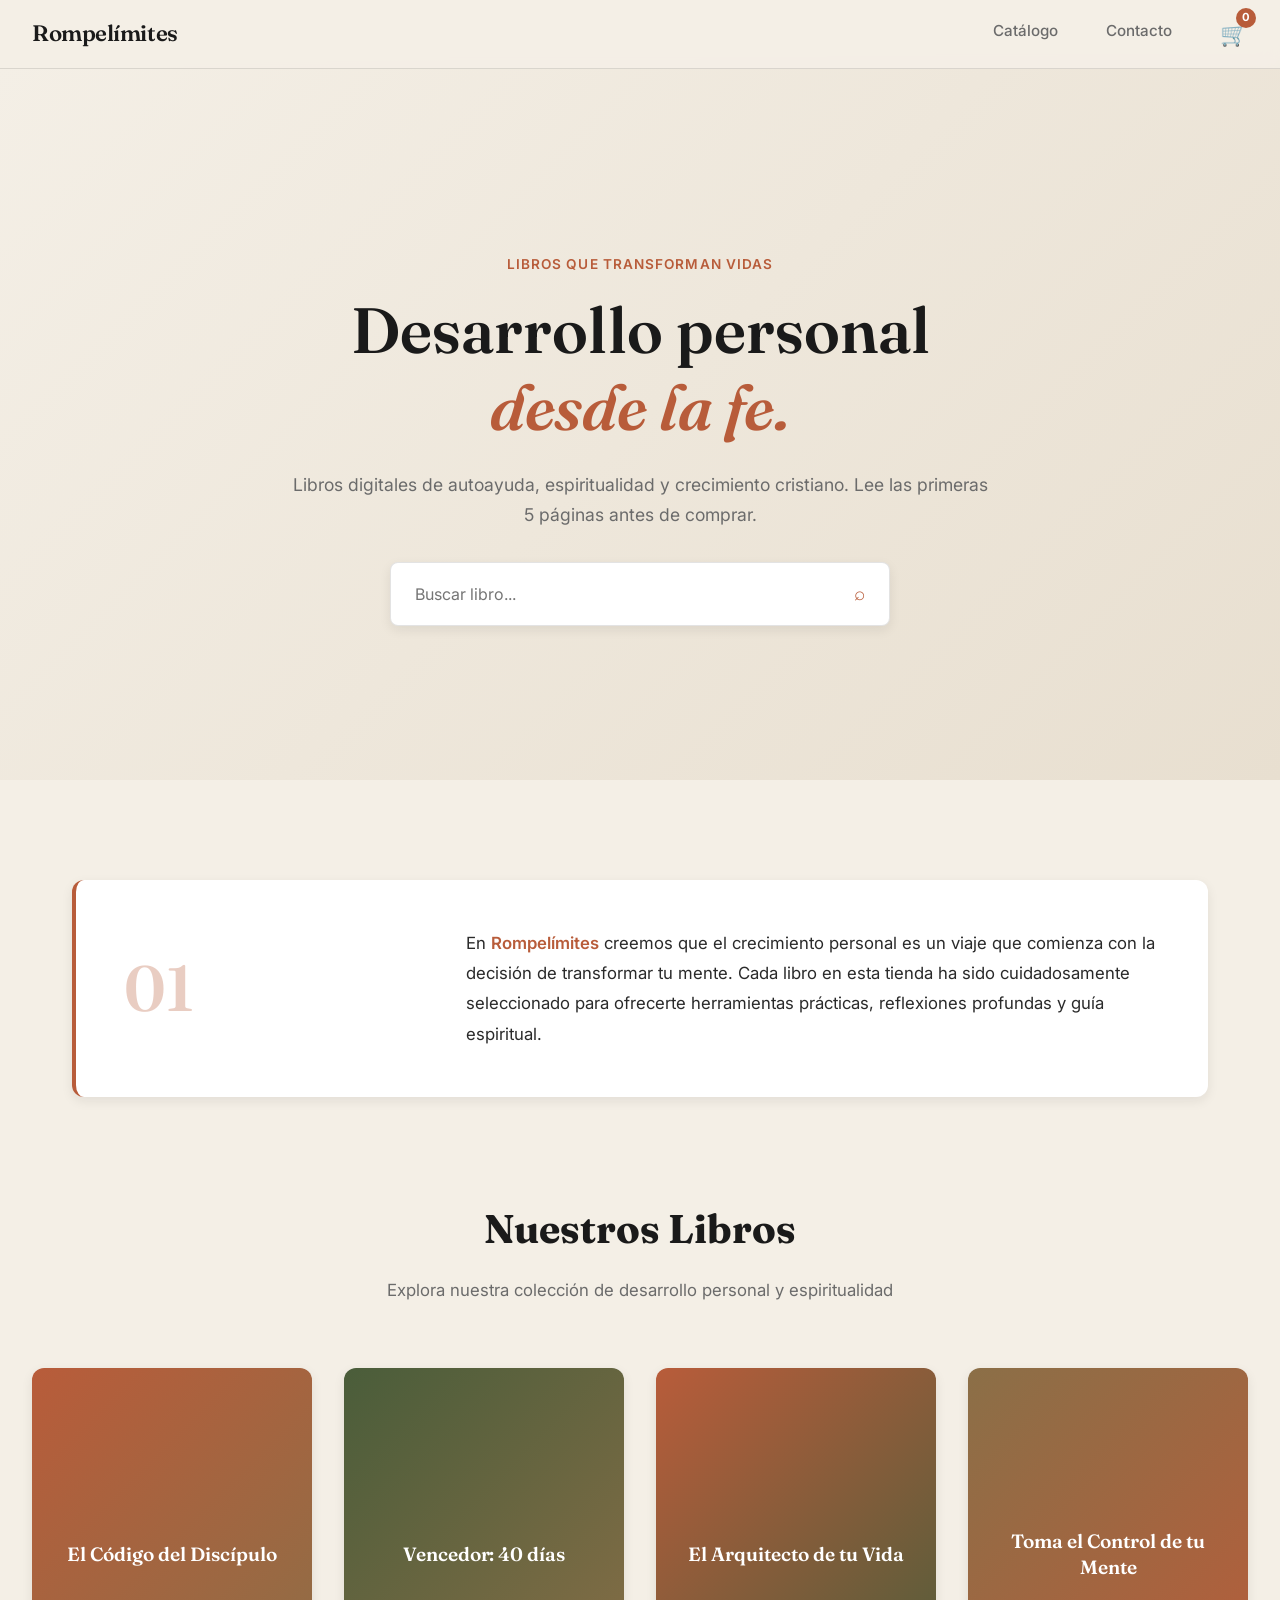
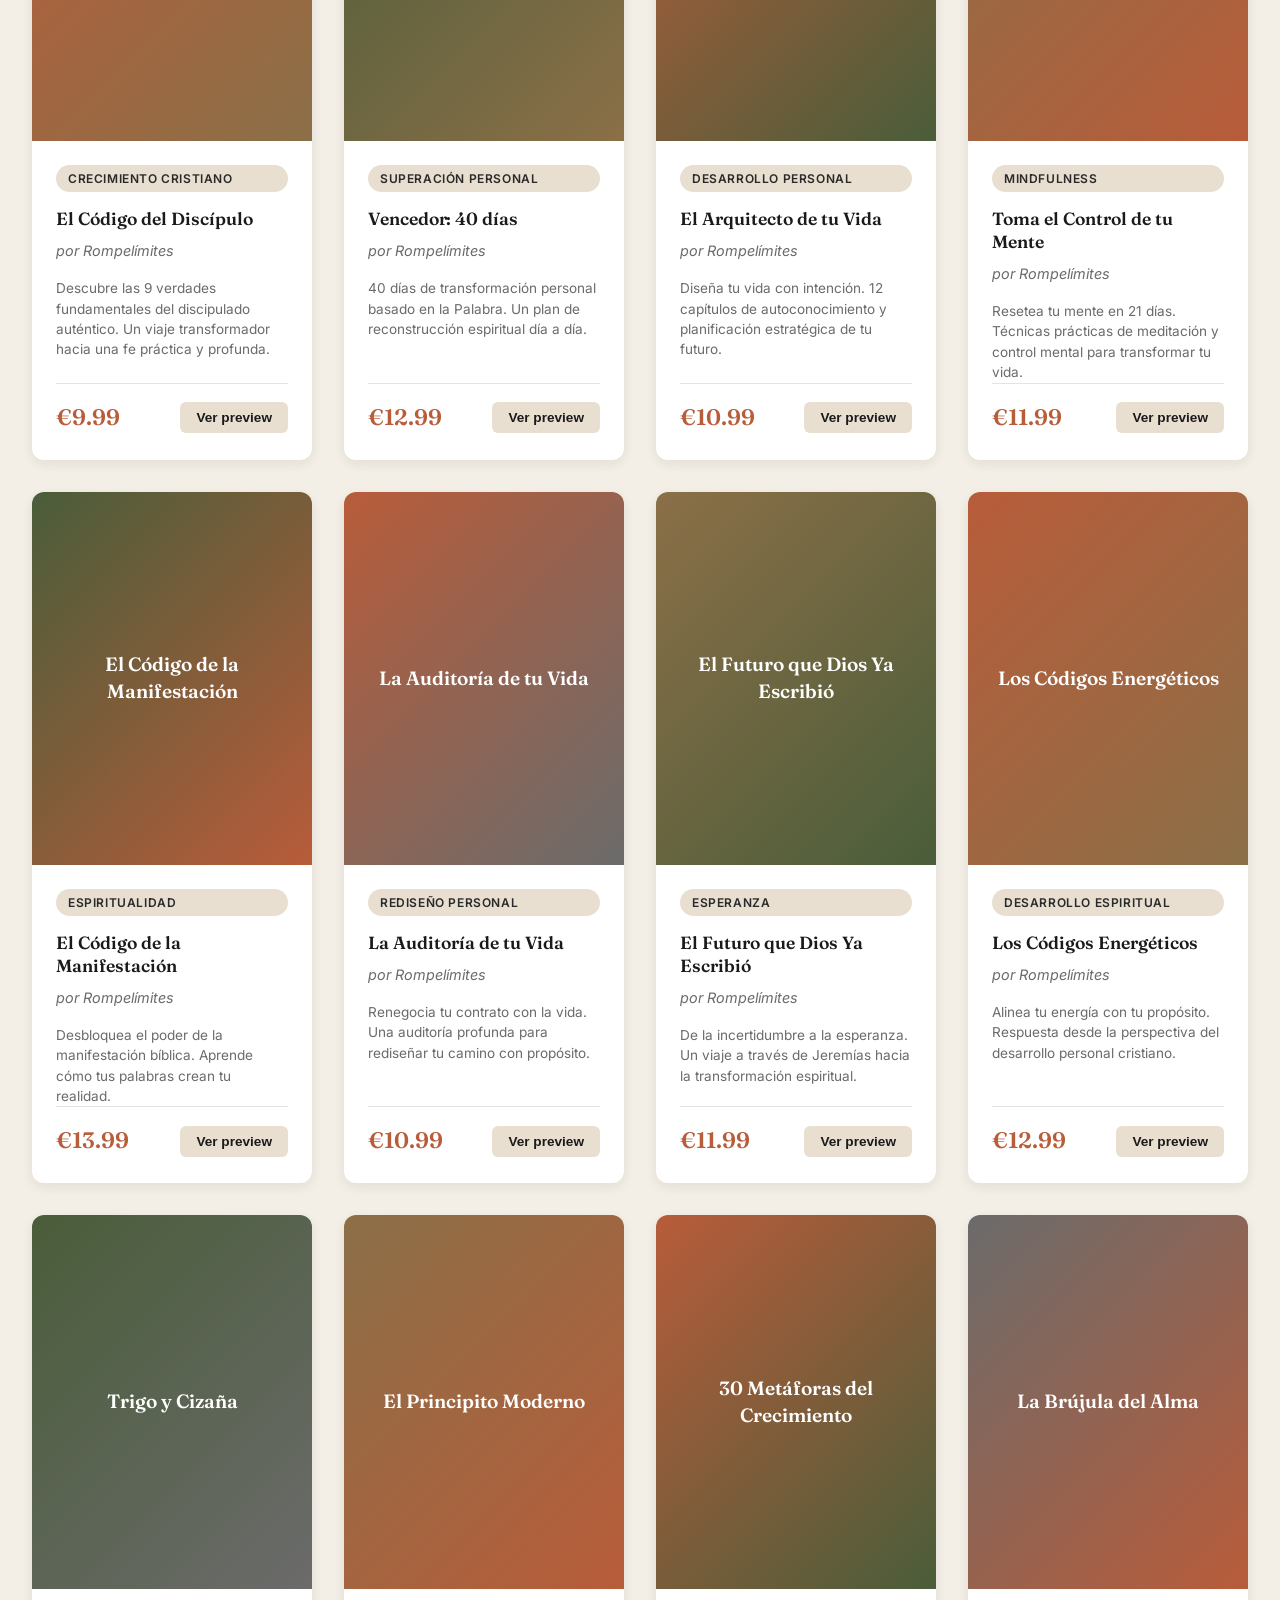
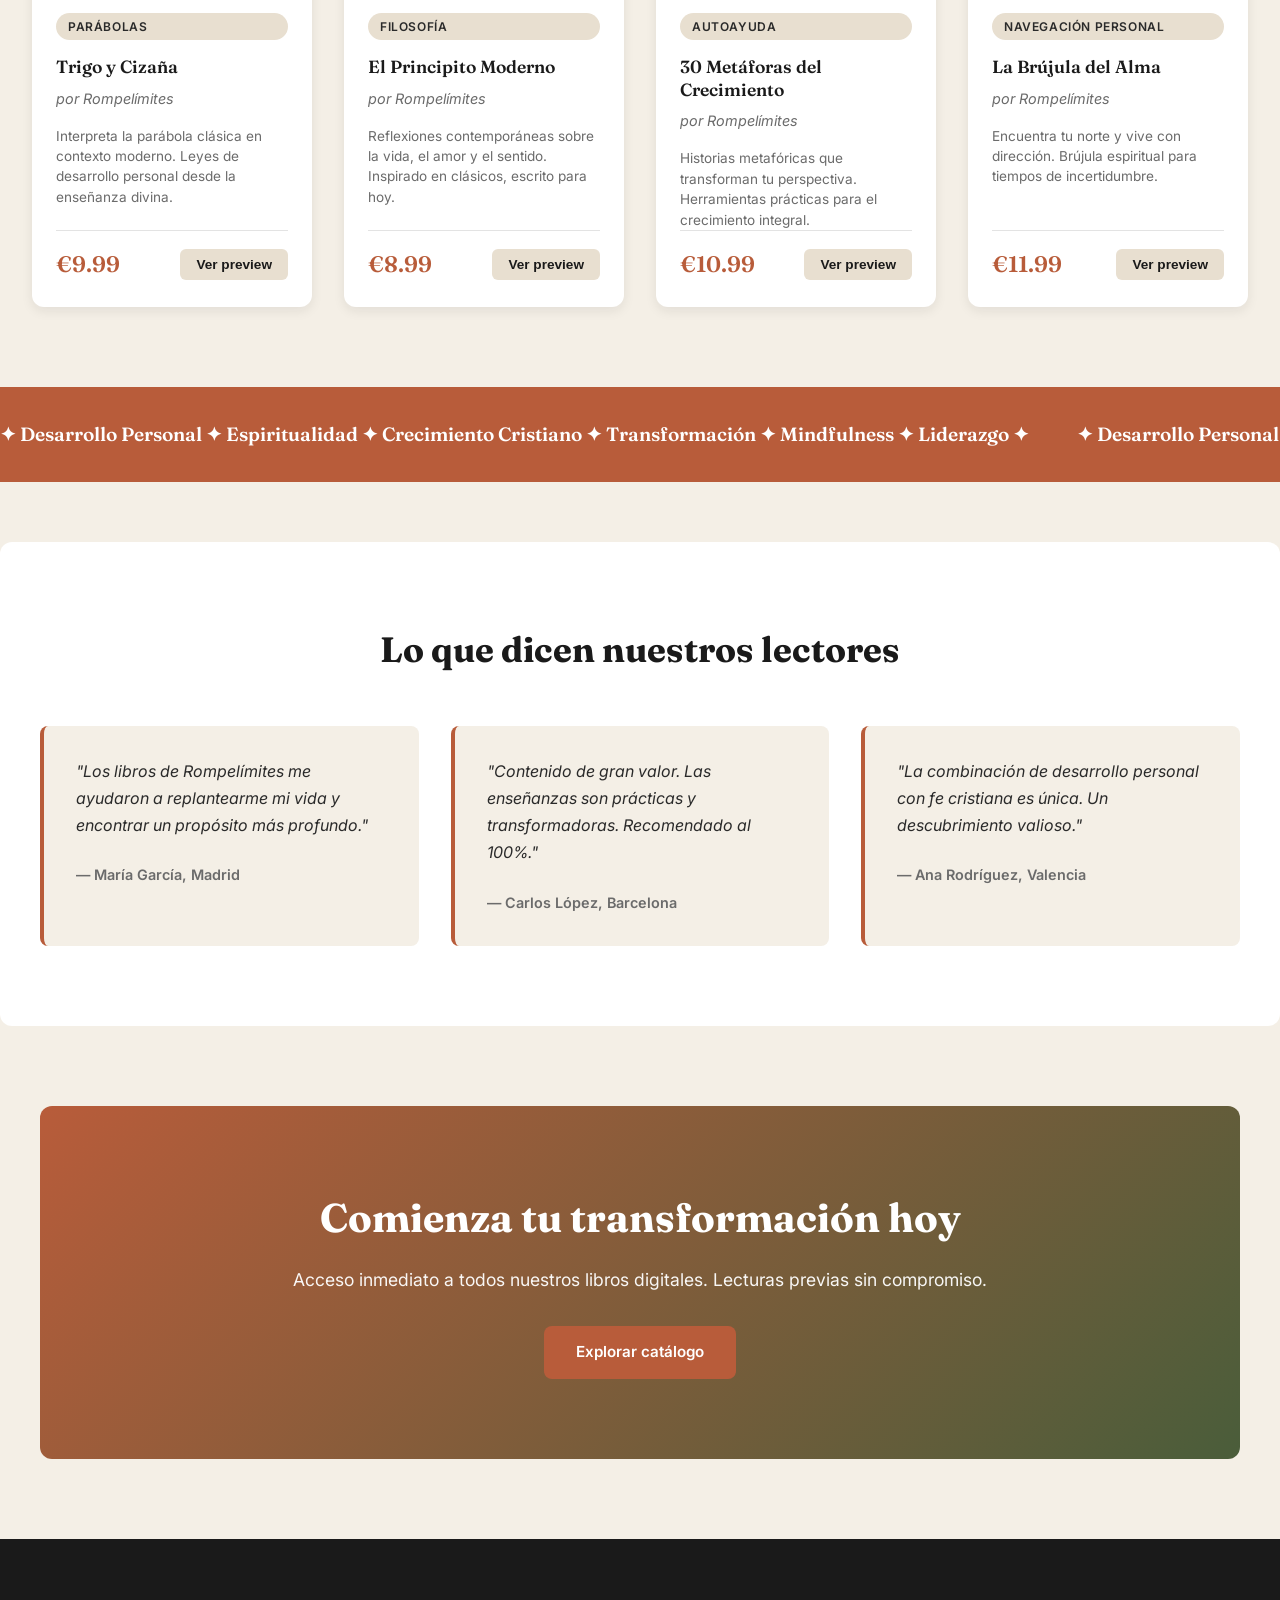
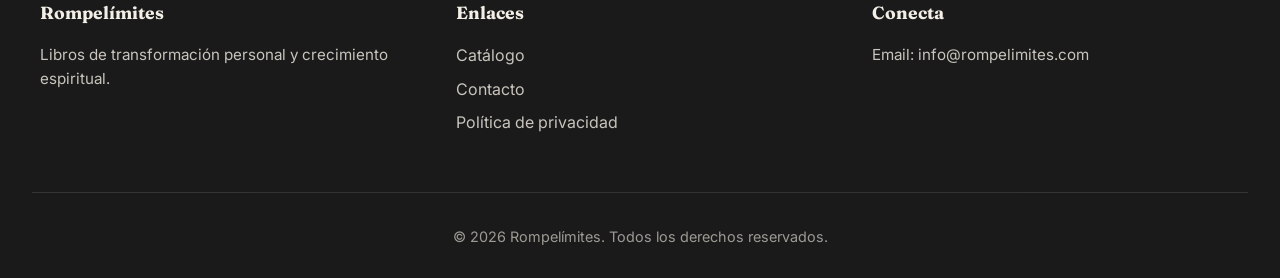
<file: index.html>
<!DOCTYPE html>
<html lang="es">
<head>
  <meta charset="UTF-8">
  <meta name="viewport" content="width=device-width, initial-scale=1.0">
  <title>Rompelímites — Libros de Desarrollo Personal y Espiritualidad</title>
  <link rel="stylesheet" href="assets/css/style.css?v=20260730">
  <link href="https://fonts.googleapis.com/css2?family=Fraunces:ital,opsz,wght@0,9..144,400;0,9..144,600;1,9..144,400;1,9..144,600&family=Inter:wght@300;400;500;600;700&display=swap" rel="stylesheet">
</head>
<body>

<!-- NAV STICKY -->
<nav class="nav-main">
  <div class="nav-container">
    <a href="index.html" class="nav-logo">Rompelímites</a>
    <div class="nav-menu">
      <a href="index.html" class="nav-link">Catálogo</a>
      <a href="contacto.html" class="nav-link">Contacto</a>
      <a href="carrito.html" class="nav-cart">
        <span class="cart-icon">🛒</span>
        <span class="cart-count" id="cart-count">0</span>
      </a>
    </div>
  </div>
</nav>

<!-- HERO SECTION -->
<section class="hero">
  <div class="hero-bg" style="background: linear-gradient(135deg, #f4efe6 0%, #e8dfd0 100%);"></div>
  <div class="hero-content">
    <p class="hero-kicker">Libros que transforman vidas</p>
    <h1 class="hero-title">
      Desarrollo personal<br>
      <em>desde la fe.</em>
    </h1>
    <p class="hero-subtitle">Libros digitales de autoayuda, espiritualidad y crecimiento cristiano. Lee las primeras 5 páginas antes de comprar.</p>
    <form class="hero-search" id="search-form">
      <input type="text" id="search-input" placeholder="Buscar libro..." />
      <button type="submit">⌕</button>
    </form>
  </div>
</section>

<!-- MANIFESTO -->
<section class="manifesto">
  <div class="manifesto-inner">
    <div class="manifesto-num">01</div>
    <div class="manifesto-text">
      <p>En <strong>Rompelímites</strong> creemos que el crecimiento personal es un viaje que comienza con la decisión de transformar tu mente. Cada libro en esta tienda ha sido cuidadosamente seleccionado para ofrecerte herramientas prácticas, reflexiones profundas y guía espiritual.</p>
    </div>
  </div>
</section>

<!-- GRID DE LIBROS -->
<section class="catalog">
  <div class="catalog-container">
    <div class="catalog-header">
      <h2>Nuestros Libros</h2>
      <p>Explora nuestra colección de desarrollo personal y espiritualidad</p>
    </div>
    
    <div class="books-grid" id="books-grid">
      <!-- Libros se cargan dinámicamente -->
    </div>
  </div>
</section>

<!-- MARQUEE TICKER -->
<div class="marquee">
  <div class="marquee-content">
    <span>✦ Desarrollo Personal ✦ Espiritualidad ✦ Crecimiento Cristiano ✦ Transformación ✦ Mindfulness ✦ Liderazgo ✦</span>
    <span>✦ Desarrollo Personal ✦ Espiritualidad ✦ Crecimiento Cristiano ✦ Transformación ✦ Mindfulness ✦ Liderazgo ✦</span>
  </div>
</div>

<!-- TESTIMONIOS -->
<section class="testimonials">
  <div class="testimonials-inner">
    <h2>Lo que dicen nuestros lectores</h2>
    <div class="testimonials-grid">
      <div class="testimonial-card">
        <p class="testimonial-text">"Los libros de Rompelímites me ayudaron a replantearme mi vida y encontrar un propósito más profundo."</p>
        <p class="testimonial-author">— María García, Madrid</p>
      </div>
      <div class="testimonial-card">
        <p class="testimonial-text">"Contenido de gran valor. Las enseñanzas son prácticas y transformadoras. Recomendado al 100%."</p>
        <p class="testimonial-author">— Carlos López, Barcelona</p>
      </div>
      <div class="testimonial-card">
        <p class="testimonial-text">"La combinación de desarrollo personal con fe cristiana es única. Un descubrimiento valioso."</p>
        <p class="testimonial-author">— Ana Rodríguez, Valencia</p>
      </div>
    </div>
  </div>
</section>

<!-- CTA FINAL -->
<section class="cta-final">
  <div class="cta-content">
    <h2>Comienza tu transformación hoy</h2>
    <p>Acceso inmediato a todos nuestros libros digitales. Lecturas previas sin compromiso.</p>
    <a href="#books-grid" class="btn btn-primary">Explorar catálogo</a>
  </div>
</section>

<!-- FOOTER -->
<footer class="footer">
  <div class="footer-content">
    <div class="footer-section">
      <h4>Rompelímites</h4>
      <p>Libros de transformación personal y crecimiento espiritual.</p>
    </div>
    <div class="footer-section">
      <h4>Enlaces</h4>
      <ul>
        <li><a href="index.html">Catálogo</a></li>
        <li><a href="contacto.html">Contacto</a></li>
        <li><a href="#" class="policy-link">Política de privacidad</a></li>
      </ul>
    </div>
    <div class="footer-section">
      <h4>Conecta</h4>
      <p>Email: info@rompelimites.com</p>
    </div>
  </div>
  <div class="footer-credits">
    <p>© 2026 Rompelímites. Todos los derechos reservados.</p>
  </div>
</footer>

<!-- MODAL DE LIBRO (para preview) -->
<div class="modal" id="book-modal">
  <div class="modal-content">
    <button class="modal-close" id="modal-close">✕</button>
    <div class="modal-inner">
      <div class="modal-preview">
        <div class="preview-pages" id="preview-pages"></div>
      </div>
      <div class="modal-info">
        <h2 id="modal-title"></h2>
        <p id="modal-author"></p>
        <p class="modal-description" id="modal-description"></p>
        <div class="modal-price">
          <span class="price" id="modal-price">€0.00</span>
        </div>
        <button class="btn btn-primary" id="add-to-cart-btn">Comprar ahora</button>
        <p class="modal-note">📖 Lee las primeras 5 páginas antes de comprar</p>
      </div>
    </div>
  </div>
</div>

<script src="assets/js/app.js?v=20260730"></script>
</body>
</html>
</file>
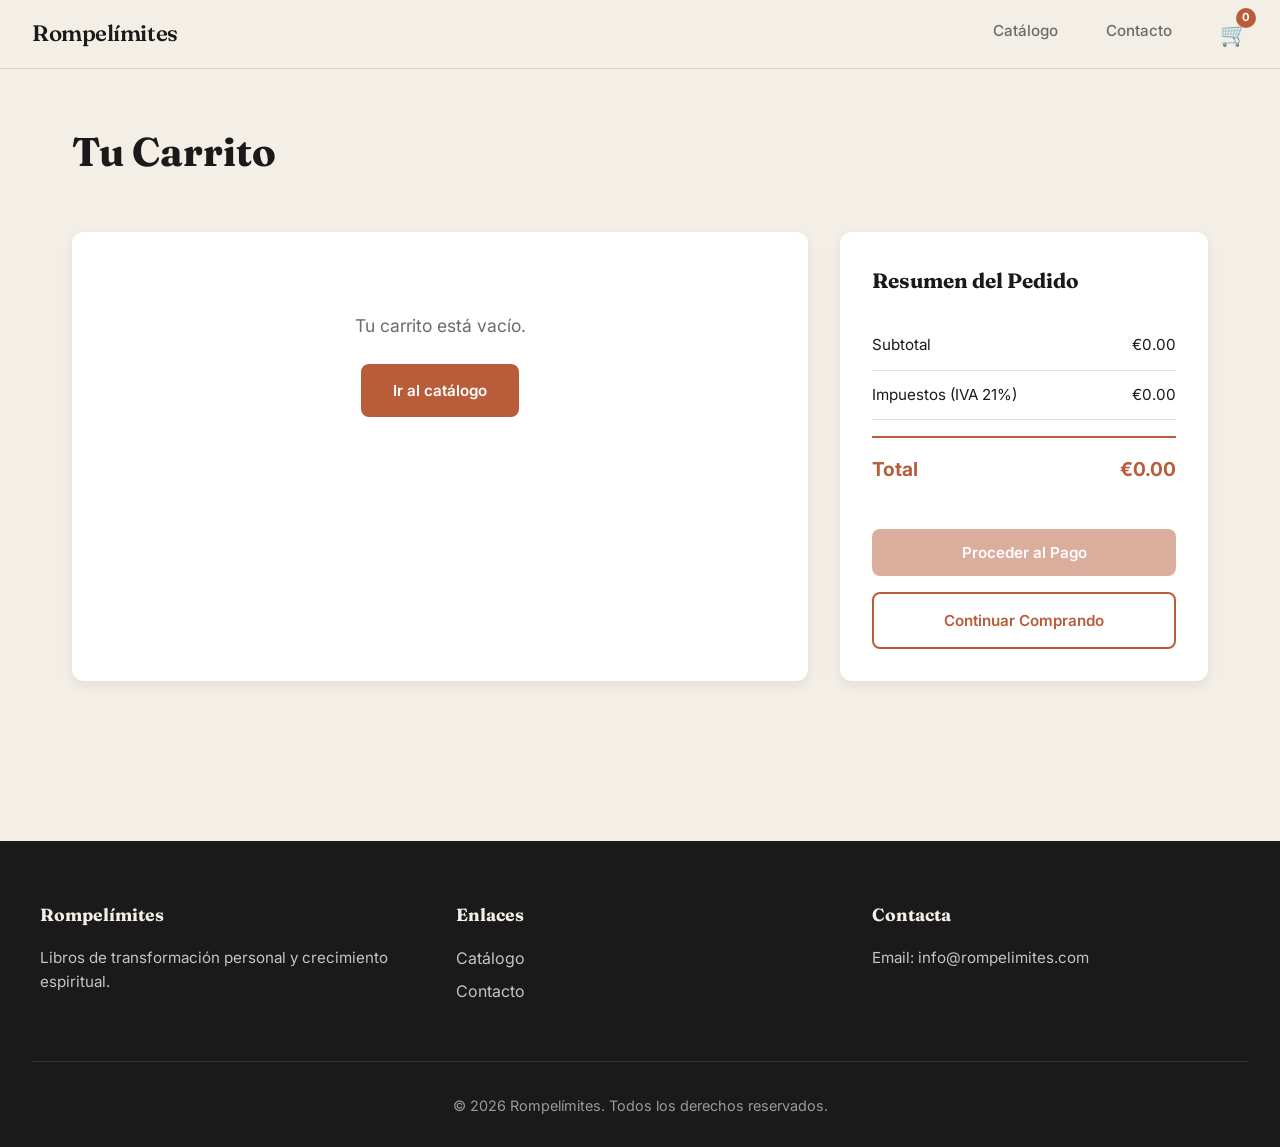
<file: carrito.html>
<!DOCTYPE html>
<html lang="es">
<head>
  <meta charset="UTF-8">
  <meta name="viewport" content="width=device-width, initial-scale=1.0">
  <title>Carrito — Rompelímites</title>
  <link rel="stylesheet" href="assets/css/style.css?v=20260730">
  <link href="https://fonts.googleapis.com/css2?family=Fraunces:ital,opsz,wght@0,9..144,400;0,9..144,600;1,9..144,400;1,9..144,600&family=Inter:wght@300;400;500;600;700&display=swap" rel="stylesheet">
</head>
<body>

<!-- NAV STICKY -->
<nav class="nav-main">
  <div class="nav-container">
    <a href="index.html" class="nav-logo">Rompelímites</a>
    <div class="nav-menu">
      <a href="index.html" class="nav-link">Catálogo</a>
      <a href="contacto.html" class="nav-link">Contacto</a>
      <a href="carrito.html" class="nav-cart">
        <span class="cart-icon">🛒</span>
        <span class="cart-count" id="cart-count">0</span>
      </a>
    </div>
  </div>
</nav>

<section class="cart-section">
  <div class="cart-container">
    <h1>Tu Carrito</h1>
    
    <div class="cart-content">
      <div class="cart-items">
        <div id="cart-list"></div>
      </div>
      
      <div class="cart-summary">
        <h2>Resumen del Pedido</h2>
        <div class="summary-row">
          <span>Subtotal</span>
          <span id="subtotal">€0.00</span>
        </div>
        <div class="summary-row">
          <span>Impuestos (IVA 21%)</span>
          <span id="tax">€0.00</span>
        </div>
        <div class="summary-row total">
          <span>Total</span>
          <span id="total">€0.00</span>
        </div>
        
        <button class="btn btn-primary" id="checkout-btn" style="width: 100%; margin-top: 2rem;">
          Proceder al Pago
        </button>
        
        <a href="index.html" class="btn btn-ghost" style="width: 100%; text-align: center; margin-top: 1rem;">
          Continuar Comprando
        </a>
      </div>
    </div>
  </div>
</section>

<!-- FOOTER -->
<footer class="footer">
  <div class="footer-content">
    <div class="footer-section">
      <h4>Rompelímites</h4>
      <p>Libros de transformación personal y crecimiento espiritual.</p>
    </div>
    <div class="footer-section">
      <h4>Enlaces</h4>
      <ul>
        <li><a href="index.html">Catálogo</a></li>
        <li><a href="contacto.html">Contacto</a></li>
      </ul>
    </div>
    <div class="footer-section">
      <h4>Contacta</h4>
      <p>Email: info@rompelimites.com</p>
    </div>
  </div>
  <div class="footer-credits">
    <p>© 2026 Rompelímites. Todos los derechos reservados.</p>
  </div>
</footer>

<style>
.cart-section {
  min-height: calc(100vh - 200px);
  padding: 120px 2rem 80px;
  max-width: 1200px;
  margin: 0 auto;
}

.cart-section h1 {
  font-family: 'Fraunces', serif;
  font-size: 2.5rem;
  margin-bottom: 3rem;
}

.cart-content {
  display: grid;
  grid-template-columns: 2fr 1fr;
  gap: 2rem;
}

.cart-items {
  background: white;
  border-radius: 12px;
  padding: 2rem;
  box-shadow: 0 4px 12px rgba(26, 26, 26, 0.08);
}

.empty-cart {
  text-align: center;
  padding: 3rem 2rem;
  color: #6b6b6b;
}

.empty-cart p {
  font-size: 1.1rem;
  margin-bottom: 1.5rem;
}

.cart-item {
  display: flex;
  gap: 1.5rem;
  padding: 1.5rem 0;
  border-bottom: 1px solid #e8dfd0;
}

.cart-item:last-child {
  border-bottom: none;
}

.cart-item-cover {
  width: 80px;
  height: 110px;
  border-radius: 6px;
  display: flex;
  align-items: center;
  justify-content: center;
  color: white;
  font-weight: 600;
  font-size: 0.8rem;
  text-align: center;
  padding: 0.5rem;
  flex-shrink: 0;
}

.cart-item-details {
  flex: 1;
}

.cart-item-title {
  font-family: 'Fraunces', serif;
  font-size: 1.1rem;
  margin-bottom: 0.25rem;
}

.cart-item-price {
  color: #b85c3a;
  font-weight: 600;
  font-size: 1.1rem;
}

.cart-item-controls {
  display: flex;
  gap: 0.5rem;
  align-items: center;
  margin-top: 1rem;
}

.qty-btn {
  background: #e8dfd0;
  border: none;
  width: 30px;
  height: 30px;
  border-radius: 4px;
  cursor: pointer;
  font-weight: 600;
  transition: all 0.3s ease;
}

.qty-btn:hover {
  background: #b85c3a;
  color: white;
}

.qty-display {
  min-width: 50px;
  text-align: center;
  font-weight: 600;
}

.remove-btn {
  background: #f4efe6;
  border: none;
  padding: 0.5rem 1rem;
  border-radius: 4px;
  cursor: pointer;
  color: #b85c3a;
  font-size: 0.85rem;
  transition: all 0.3s ease;
  margin-left: auto;
}

.remove-btn:hover {
  background: #b85c3a;
  color: white;
}

.cart-summary {
  background: white;
  border-radius: 12px;
  padding: 2rem;
  height: fit-content;
  box-shadow: 0 4px 12px rgba(26, 26, 26, 0.08);
  position: sticky;
  top: 100px;
}

.cart-summary h2 {
  font-family: 'Fraunces', serif;
  font-size: 1.3rem;
  margin-bottom: 1.5rem;
}

.summary-row {
  display: flex;
  justify-content: space-between;
  padding: 0.75rem 0;
  border-bottom: 1px solid #e8dfd0;
  font-size: 0.95rem;
}

.summary-row.total {
  border: none;
  border-top: 2px solid #b85c3a;
  padding-top: 1rem;
  margin-top: 1rem;
  font-size: 1.2rem;
  font-weight: 700;
  color: #b85c3a;
}

@media (max-width: 768px) {
  .cart-content {
    grid-template-columns: 1fr;
  }

  .cart-summary {
    position: static;
  }

  .cart-item {
    flex-direction: column;
  }

  .remove-btn {
    margin-left: 0;
  }
}
</style>

<script>
let cart = JSON.parse(localStorage.getItem('rompelimites-cart')) || [];

const cartCountEl = document.getElementById('cart-count');
const cartListEl = document.getElementById('cart-list');
const checkoutBtn = document.getElementById('checkout-btn');

// Books data
const booksData = [
  { id: 1, title: 'El Código del Discípulo', price: 9.99 },
  { id: 2, title: 'Vencedor: 40 días', price: 12.99 },
  { id: 3, title: 'El Arquitecto de tu Vida', price: 10.99 },
  { id: 4, title: 'Toma el Control de tu Mente', price: 11.99 },
  { id: 5, title: 'El Código de la Manifestación', price: 13.99 },
  { id: 6, title: 'La Auditoría de tu Vida', price: 10.99 },
  { id: 7, title: 'El Futuro que Dios Ya Escribió', price: 11.99 },
  { id: 8, title: 'Los Códigos Energéticos', price: 12.99 },
  { id: 9, title: 'Trigo y Cizaña', price: 9.99 },
  { id: 10, title: 'El Principito Moderno', price: 8.99 },
  { id: 11, title: '30 Metáforas del Crecimiento', price: 10.99 },
  { id: 12, title: 'La Brújula del Alma', price: 11.99 }
];

function getGradient(id) {
  const gradients = [
    ['#b85c3a', '#8b6f47'],
    ['#4a5d3a', '#8b6f47'],
    ['#b85c3a', '#4a5d3a'],
    ['#8b6f47', '#b85c3a'],
    ['#4a5d3a', '#b85c3a'],
    ['#b85c3a', '#6b6b6b'],
    ['#8b6f47', '#4a5d3a'],
    ['#b85c3a', '#8b6f47'],
    ['#4a5d3a', '#6b6b6b'],
    ['#8b6f47', '#b85c3a'],
    ['#b85c3a', '#4a5d3a'],
    ['#6b6b6b', '#b85c3a']
  ];
  return gradients[(id - 1) % gradients.length];
}

function renderCart() {
  cartCountEl.textContent = cart.reduce((sum, item) => sum + item.qty, 0);

  if (cart.length === 0) {
    cartListEl.innerHTML = '<div class="empty-cart"><p>Tu carrito está vacío.</p><a href="index.html" class="btn btn-primary">Ir al catálogo</a></div>';
    checkoutBtn.disabled = true;
    checkoutBtn.style.opacity = '0.5';
    return;
  }

  cartListEl.innerHTML = '';
  
  cart.forEach(item => {
    const book = booksData.find(b => b.id === item.id);
    const gradient = getGradient(item.id);
    const row = document.createElement('div');
    row.className = 'cart-item';
    row.innerHTML = `
      <div class="cart-item-cover" style="background: linear-gradient(135deg, ${gradient[0]} 0%, ${gradient[1]} 100%);">
        ${item.title}
      </div>
      <div class="cart-item-details">
        <div class="cart-item-title">${item.title}</div>
        <div class="cart-item-price">€${item.price.toFixed(2)}</div>
        <div class="cart-item-controls">
          <button class="qty-btn" onclick="updateQty(${item.id}, -1)">−</button>
          <div class="qty-display">${item.qty}</div>
          <button class="qty-btn" onclick="updateQty(${item.id}, 1)">+</button>
          <button class="remove-btn" onclick="removeItem(${item.id})">Eliminar</button>
        </div>
      </div>
    `;
    cartListEl.appendChild(row);
  });

  updateSummary();
}

function updateQty(id, delta) {
  const item = cart.find(i => i.id === id);
  if (item) {
    item.qty += delta;
    if (item.qty <= 0) {
      removeItem(id);
    } else {
      saveCart();
      renderCart();
    }
  }
}

function removeItem(id) {
  cart = cart.filter(item => item.id !== id);
  saveCart();
  renderCart();
}

function updateSummary() {
  const subtotal = cart.reduce((sum, item) => sum + (item.price * item.qty), 0);
  const tax = subtotal * 0.21;
  const total = subtotal + tax;

  document.getElementById('subtotal').textContent = `€${subtotal.toFixed(2)}`;
  document.getElementById('tax').textContent = `€${tax.toFixed(2)}`;
  document.getElementById('total').textContent = `€${total.toFixed(2)}`;
}

function saveCart() {
  localStorage.setItem('rompelimites-cart', JSON.stringify(cart));
}

checkoutBtn.addEventListener('click', () => {
  if (cart.length > 0) {
    alert(`Total a pagar: €${cart.reduce((sum, item) => sum + (item.price * item.qty * 1.21), 0).toFixed(2)}\n\nEste es un sistema de demostración. Para pagos reales, integra Stripe, PayPal, etc.`);
  }
});

renderCart();
</script>

</body>
</html>
</file>
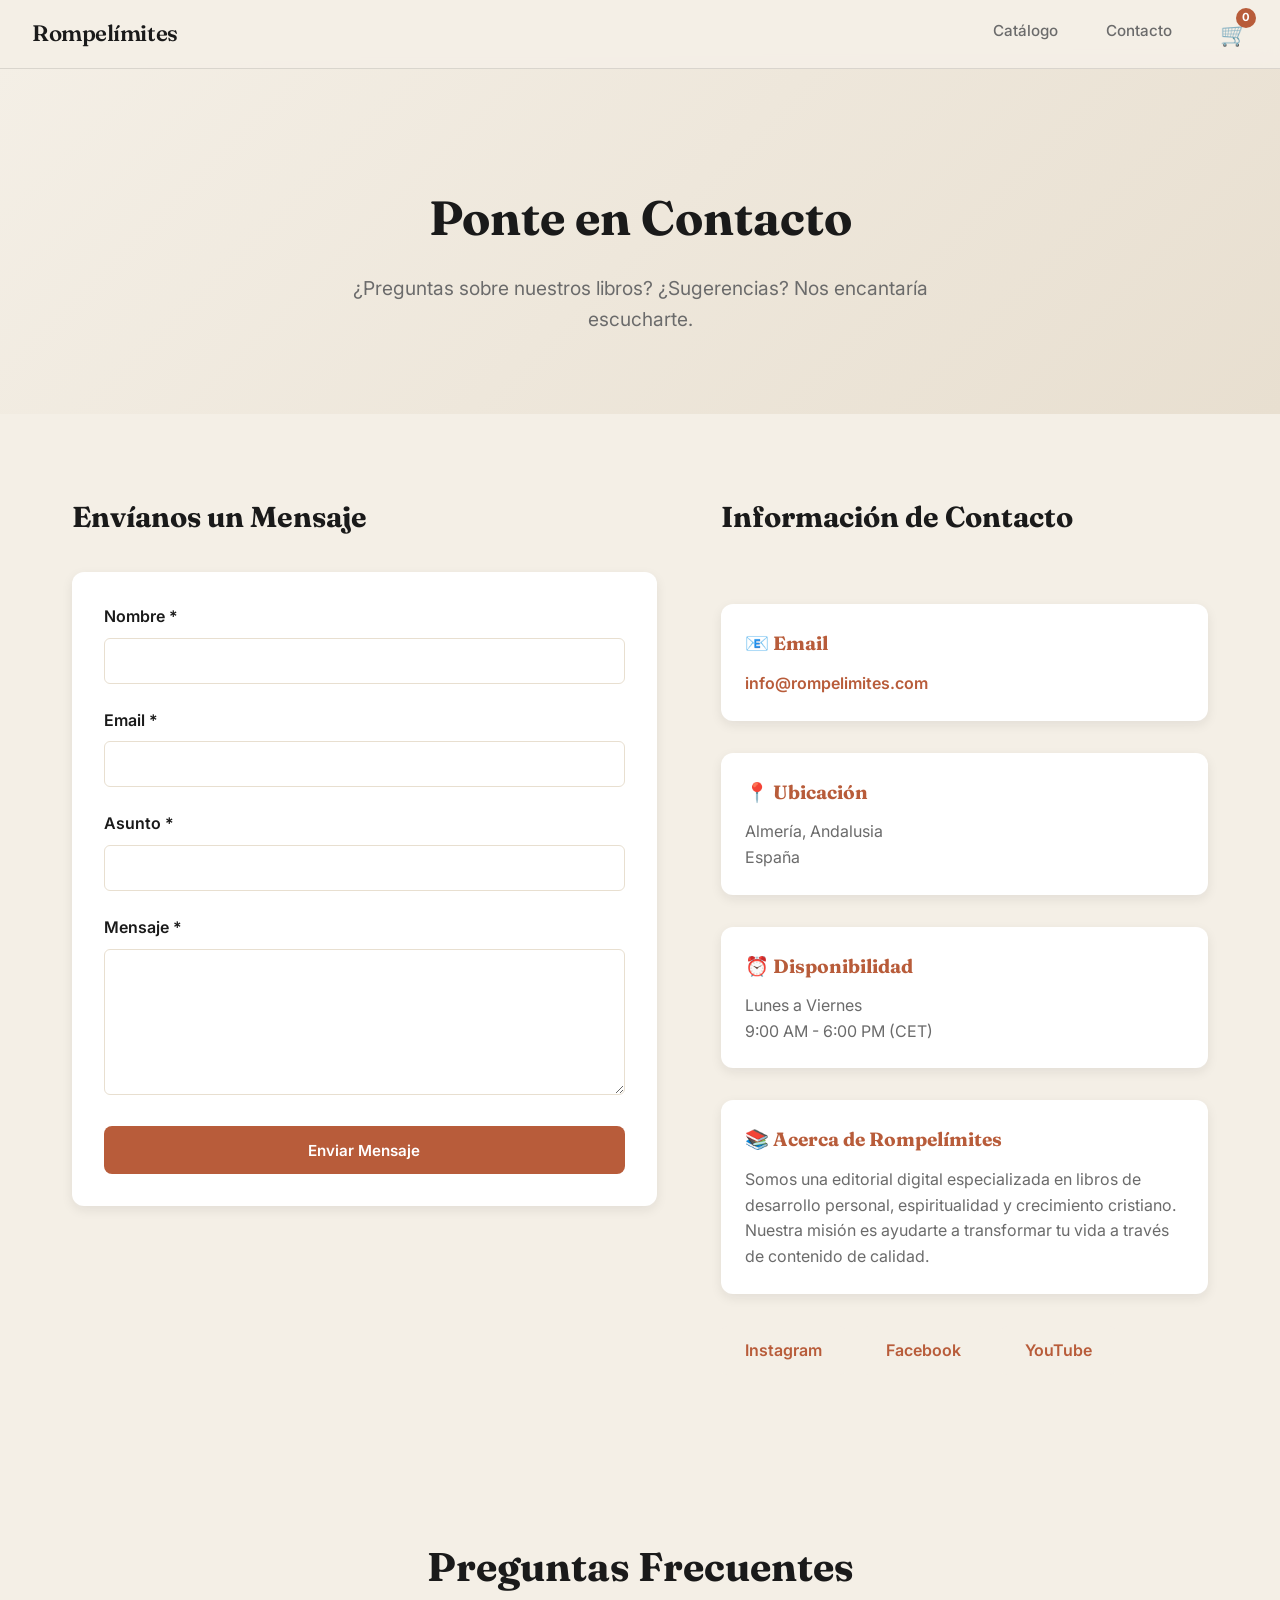
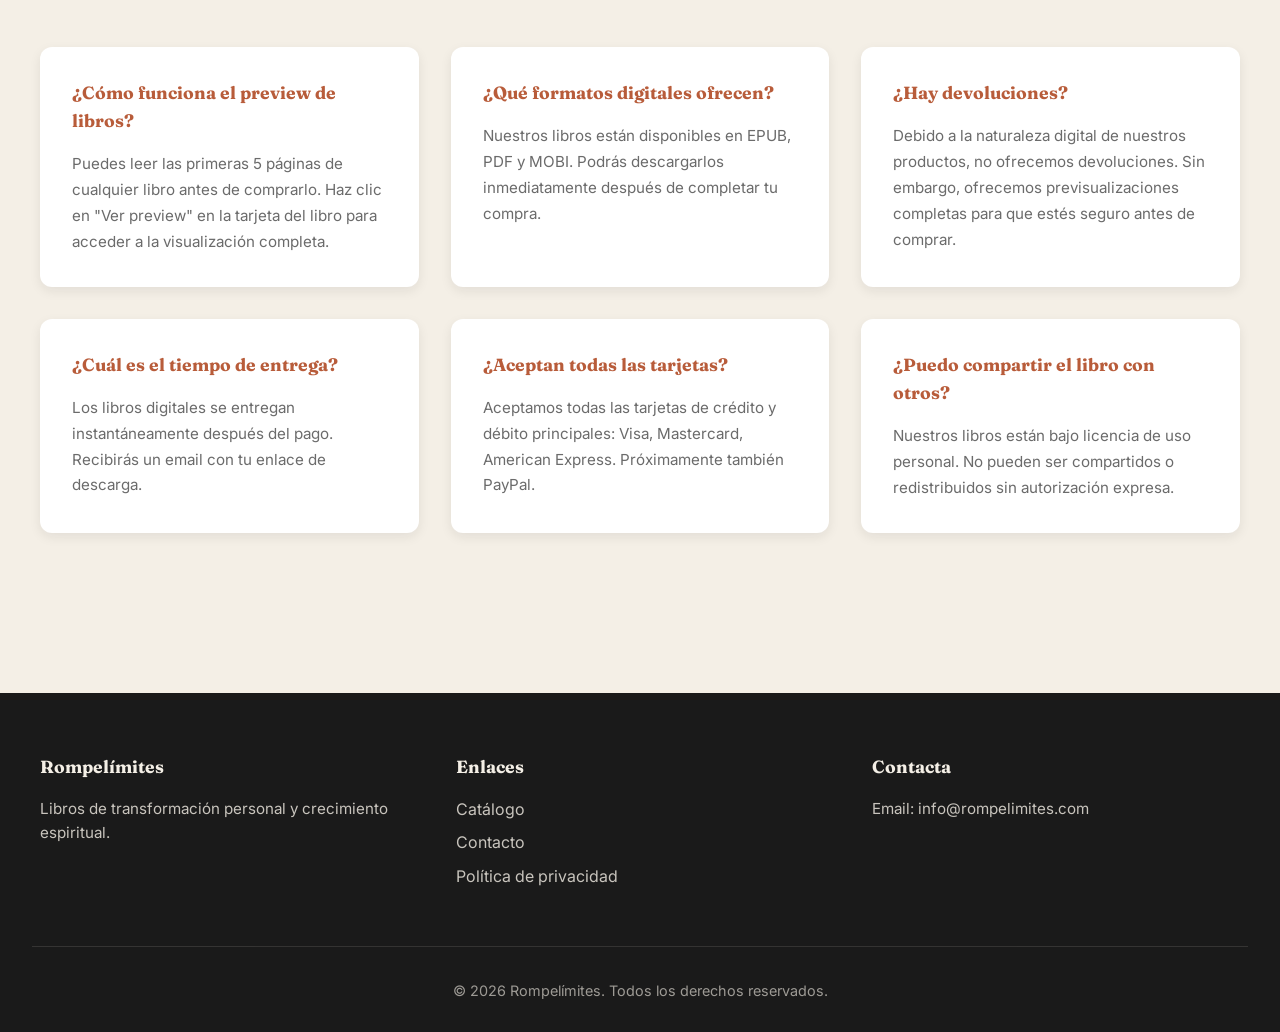
<file: contacto.html>
<!DOCTYPE html>
<html lang="es">
<head>
  <meta charset="UTF-8">
  <meta name="viewport" content="width=device-width, initial-scale=1.0">
  <title>Contacto — Rompelímites</title>
  <link rel="stylesheet" href="assets/css/style.css?v=20260730">
  <link href="https://fonts.googleapis.com/css2?family=Fraunces:ital,opsz,wght@0,9..144,400;0,9..144,600;1,9..144,400;1,9..144,600&family=Inter:wght@300;400;500;600;700&display=swap" rel="stylesheet">
</head>
<body>

<!-- NAV STICKY -->
<nav class="nav-main">
  <div class="nav-container">
    <a href="index.html" class="nav-logo">Rompelímites</a>
    <div class="nav-menu">
      <a href="index.html" class="nav-link">Catálogo</a>
      <a href="contacto.html" class="nav-link">Contacto</a>
      <a href="carrito.html" class="nav-cart">
        <span class="cart-icon">🛒</span>
        <span class="cart-count" id="cart-count">0</span>
      </a>
    </div>
  </div>
</nav>

<section class="contact-hero">
  <div class="contact-hero-content">
    <h1>Ponte en Contacto</h1>
    <p>¿Preguntas sobre nuestros libros? ¿Sugerencias? Nos encantaría escucharte.</p>
  </div>
</section>

<section class="contact-section">
  <div class="contact-container">
    <div class="contact-form-wrapper">
      <h2>Envíanos un Mensaje</h2>
      <form class="contact-form" id="contact-form">
        <div class="form-group">
          <label for="name">Nombre *</label>
          <input type="text" id="name" name="name" required>
        </div>
        
        <div class="form-group">
          <label for="email">Email *</label>
          <input type="email" id="email" name="email" required>
        </div>

        <div class="form-group">
          <label for="subject">Asunto *</label>
          <input type="text" id="subject" name="subject" required>
        </div>

        <div class="form-group">
          <label for="message">Mensaje *</label>
          <textarea id="message" name="message" rows="6" required></textarea>
        </div>

        <button type="submit" class="btn btn-primary">Enviar Mensaje</button>
        <p class="form-note" id="form-status"></p>
      </form>
    </div>

    <div class="contact-info-wrapper">
      <h2>Información de Contacto</h2>
      
      <div class="info-block">
        <h3>📧 Email</h3>
        <p><a href="mailto:info@rompelimites.com">info@rompelimites.com</a></p>
      </div>

      <div class="info-block">
        <h3>📍 Ubicación</h3>
        <p>Almería, Andalusia<br>España</p>
      </div>

      <div class="info-block">
        <h3>⏰ Disponibilidad</h3>
        <p>Lunes a Viernes<br>9:00 AM - 6:00 PM (CET)</p>
      </div>

      <div class="info-block">
        <h3>📚 Acerca de Rompelímites</h3>
        <p>Somos una editorial digital especializada en libros de desarrollo personal, espiritualidad y crecimiento cristiano. Nuestra misión es ayudarte a transformar tu vida a través de contenido de calidad.</p>
      </div>

      <div class="social-links">
        <a href="#" class="social-link">Instagram</a>
        <a href="#" class="social-link">Facebook</a>
        <a href="#" class="social-link">YouTube</a>
      </div>
    </div>
  </div>
</section>

<!-- FAQ -->
<section class="faq-section">
  <div class="faq-container">
    <h2>Preguntas Frecuentes</h2>
    
    <div class="faq-grid">
      <div class="faq-item">
        <h3>¿Cómo funciona el preview de libros?</h3>
        <p>Puedes leer las primeras 5 páginas de cualquier libro antes de comprarlo. Haz clic en "Ver preview" en la tarjeta del libro para acceder a la visualización completa.</p>
      </div>

      <div class="faq-item">
        <h3>¿Qué formatos digitales ofrecen?</h3>
        <p>Nuestros libros están disponibles en EPUB, PDF y MOBI. Podrás descargarlos inmediatamente después de completar tu compra.</p>
      </div>

      <div class="faq-item">
        <h3>¿Hay devoluciones?</h3>
        <p>Debido a la naturaleza digital de nuestros productos, no ofrecemos devoluciones. Sin embargo, ofrecemos previsualizaciones completas para que estés seguro antes de comprar.</p>
      </div>

      <div class="faq-item">
        <h3>¿Cuál es el tiempo de entrega?</h3>
        <p>Los libros digitales se entregan instantáneamente después del pago. Recibirás un email con tu enlace de descarga.</p>
      </div>

      <div class="faq-item">
        <h3>¿Aceptan todas las tarjetas?</h3>
        <p>Aceptamos todas las tarjetas de crédito y débito principales: Visa, Mastercard, American Express. Próximamente también PayPal.</p>
      </div>

      <div class="faq-item">
        <h3>¿Puedo compartir el libro con otros?</h3>
        <p>Nuestros libros están bajo licencia de uso personal. No pueden ser compartidos o redistribuidos sin autorización expresa.</p>
      </div>
    </div>
  </div>
</section>

<!-- FOOTER -->
<footer class="footer">
  <div class="footer-content">
    <div class="footer-section">
      <h4>Rompelímites</h4>
      <p>Libros de transformación personal y crecimiento espiritual.</p>
    </div>
    <div class="footer-section">
      <h4>Enlaces</h4>
      <ul>
        <li><a href="index.html">Catálogo</a></li>
        <li><a href="contacto.html">Contacto</a></li>
        <li><a href="#" class="policy-link">Política de privacidad</a></li>
      </ul>
    </div>
    <div class="footer-section">
      <h4>Contacta</h4>
      <p>Email: info@rompelimites.com</p>
    </div>
  </div>
  <div class="footer-credits">
    <p>© 2026 Rompelímites. Todos los derechos reservados.</p>
  </div>
</footer>

<style>
.contact-hero {
  background: linear-gradient(135deg, #f4efe6 0%, #e8dfd0 100%);
  padding: 120px 2rem 80px;
  text-align: center;
  margin-top: 60px;
}

.contact-hero-content h1 {
  font-family: 'Fraunces', serif;
  font-size: 3rem;
  margin-bottom: 1rem;
}

.contact-hero-content p {
  font-size: 1.2rem;
  color: #6b6b6b;
  max-width: 600px;
  margin: 0 auto;
}

.contact-section {
  max-width: 1200px;
  margin: 80px auto;
  padding: 0 2rem;
}

.contact-container {
  display: grid;
  grid-template-columns: 1.2fr 1fr;
  gap: 4rem;
}

.contact-form-wrapper h2,
.contact-info-wrapper h2 {
  font-family: 'Fraunces', serif;
  font-size: 1.8rem;
  margin-bottom: 2rem;
}

.contact-form {
  background: white;
  padding: 2rem;
  border-radius: 12px;
  box-shadow: 0 4px 12px rgba(26, 26, 26, 0.08);
}

.form-group {
  margin-bottom: 1.5rem;
}

.form-group label {
  display: block;
  font-weight: 600;
  margin-bottom: 0.5rem;
  color: #1a1a1a;
}

.form-group input,
.form-group textarea {
  width: 100%;
  padding: 0.75rem;
  border: 1px solid #e8dfd0;
  border-radius: 6px;
  font-family: inherit;
  font-size: 1rem;
  transition: border-color 0.3s ease;
}

.form-group input:focus,
.form-group textarea:focus {
  outline: none;
  border-color: #b85c3a;
  box-shadow: 0 0 0 3px rgba(184, 92, 58, 0.1);
}

.form-note {
  margin-top: 1rem;
  font-size: 0.9rem;
  color: #4a5d3a;
  font-weight: 600;
  display: none;
}

.form-note.show {
  display: block;
}

.contact-form .btn {
  width: 100%;
}

.contact-info-wrapper {
  display: flex;
  flex-direction: column;
  gap: 2rem;
}

.info-block {
  background: white;
  padding: 1.5rem;
  border-radius: 12px;
  box-shadow: 0 4px 12px rgba(26, 26, 26, 0.08);
}

.info-block h3 {
  font-family: 'Fraunces', serif;
  font-size: 1.2rem;
  margin-bottom: 0.75rem;
  color: #b85c3a;
}

.info-block p {
  color: #6b6b6b;
  line-height: 1.6;
}

.info-block a {
  color: #b85c3a;
  text-decoration: none;
  font-weight: 600;
}

.info-block a:hover {
  text-decoration: underline;
}

.social-links {
  display: flex;
  gap: 1rem;
  flex-wrap: wrap;
}

.social-link {
  background: #f4efe6;
  padding: 0.75rem 1.5rem;
  border-radius: 6px;
  text-decoration: none;
  color: #b85c3a;
  font-weight: 600;
  transition: all 0.3s ease;
}

.social-link:hover {
  background: #b85c3a;
  color: white;
}

.faq-section {
  background: #f4efe6;
  padding: 80px 2rem;
  margin-top: 80px;
}

.faq-container {
  max-width: 1200px;
  margin: 0 auto;
}

.faq-container h2 {
  font-family: 'Fraunces', serif;
  font-size: 2.5rem;
  text-align: center;
  margin-bottom: 3rem;
}

.faq-grid {
  display: grid;
  grid-template-columns: repeat(auto-fit, minmax(300px, 1fr));
  gap: 2rem;
}

.faq-item {
  background: white;
  padding: 2rem;
  border-radius: 12px;
  box-shadow: 0 4px 12px rgba(26, 26, 26, 0.08);
}

.faq-item h3 {
  font-family: 'Fraunces', serif;
  font-size: 1.1rem;
  margin-bottom: 1rem;
  color: #b85c3a;
}

.faq-item p {
  color: #6b6b6b;
  line-height: 1.7;
  font-size: 0.95rem;
}

@media (max-width: 768px) {
  .contact-container {
    grid-template-columns: 1fr;
  }

  .contact-hero-content h1 {
    font-size: 2rem;
  }

  .faq-grid {
    grid-template-columns: 1fr;
  }
}
</style>

<script>
const cartCountEl = document.getElementById('cart-count');
const contactForm = document.getElementById('contact-form');
const formStatus = document.getElementById('form-status');

let cart = JSON.parse(localStorage.getItem('rompelimites-cart')) || [];

function updateCartCount() {
  cartCountEl.textContent = cart.reduce((sum, item) => sum + item.qty, 0);
}

contactForm.addEventListener('submit', (e) => {
  e.preventDefault();
  
  const name = document.getElementById('name').value;
  const email = document.getElementById('email').value;
  const subject = document.getElementById('subject').value;
  const message = document.getElementById('message').value;

  // En producción, esto se enviaría a un servidor
  console.log('Mensaje enviado:', { name, email, subject, message });
  
  formStatus.textContent = '✓ Tu mensaje ha sido enviado. Te responderemos pronto.';
  formStatus.classList.add('show');
  contactForm.reset();

  setTimeout(() => {
    formStatus.classList.remove('show');
  }, 4000);
});

updateCartCount();
</script>

</body>
</html>
</file>
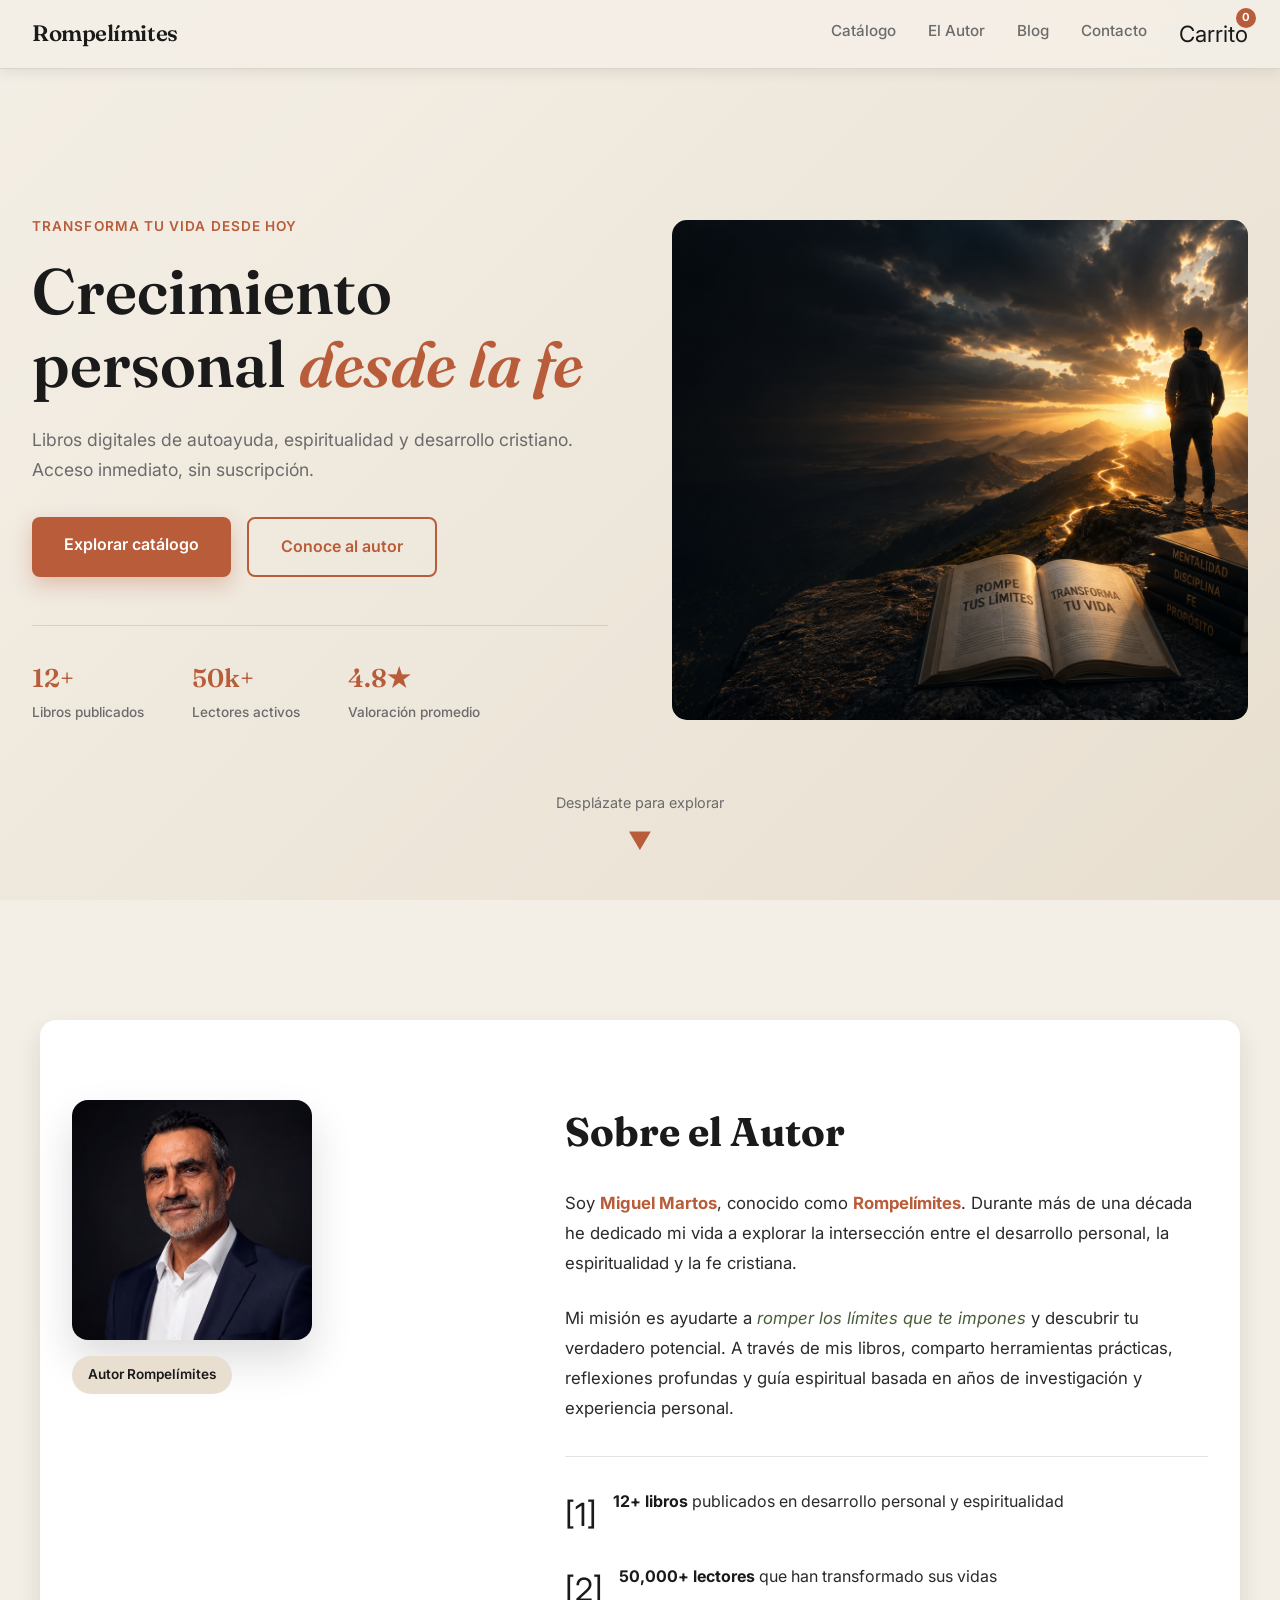
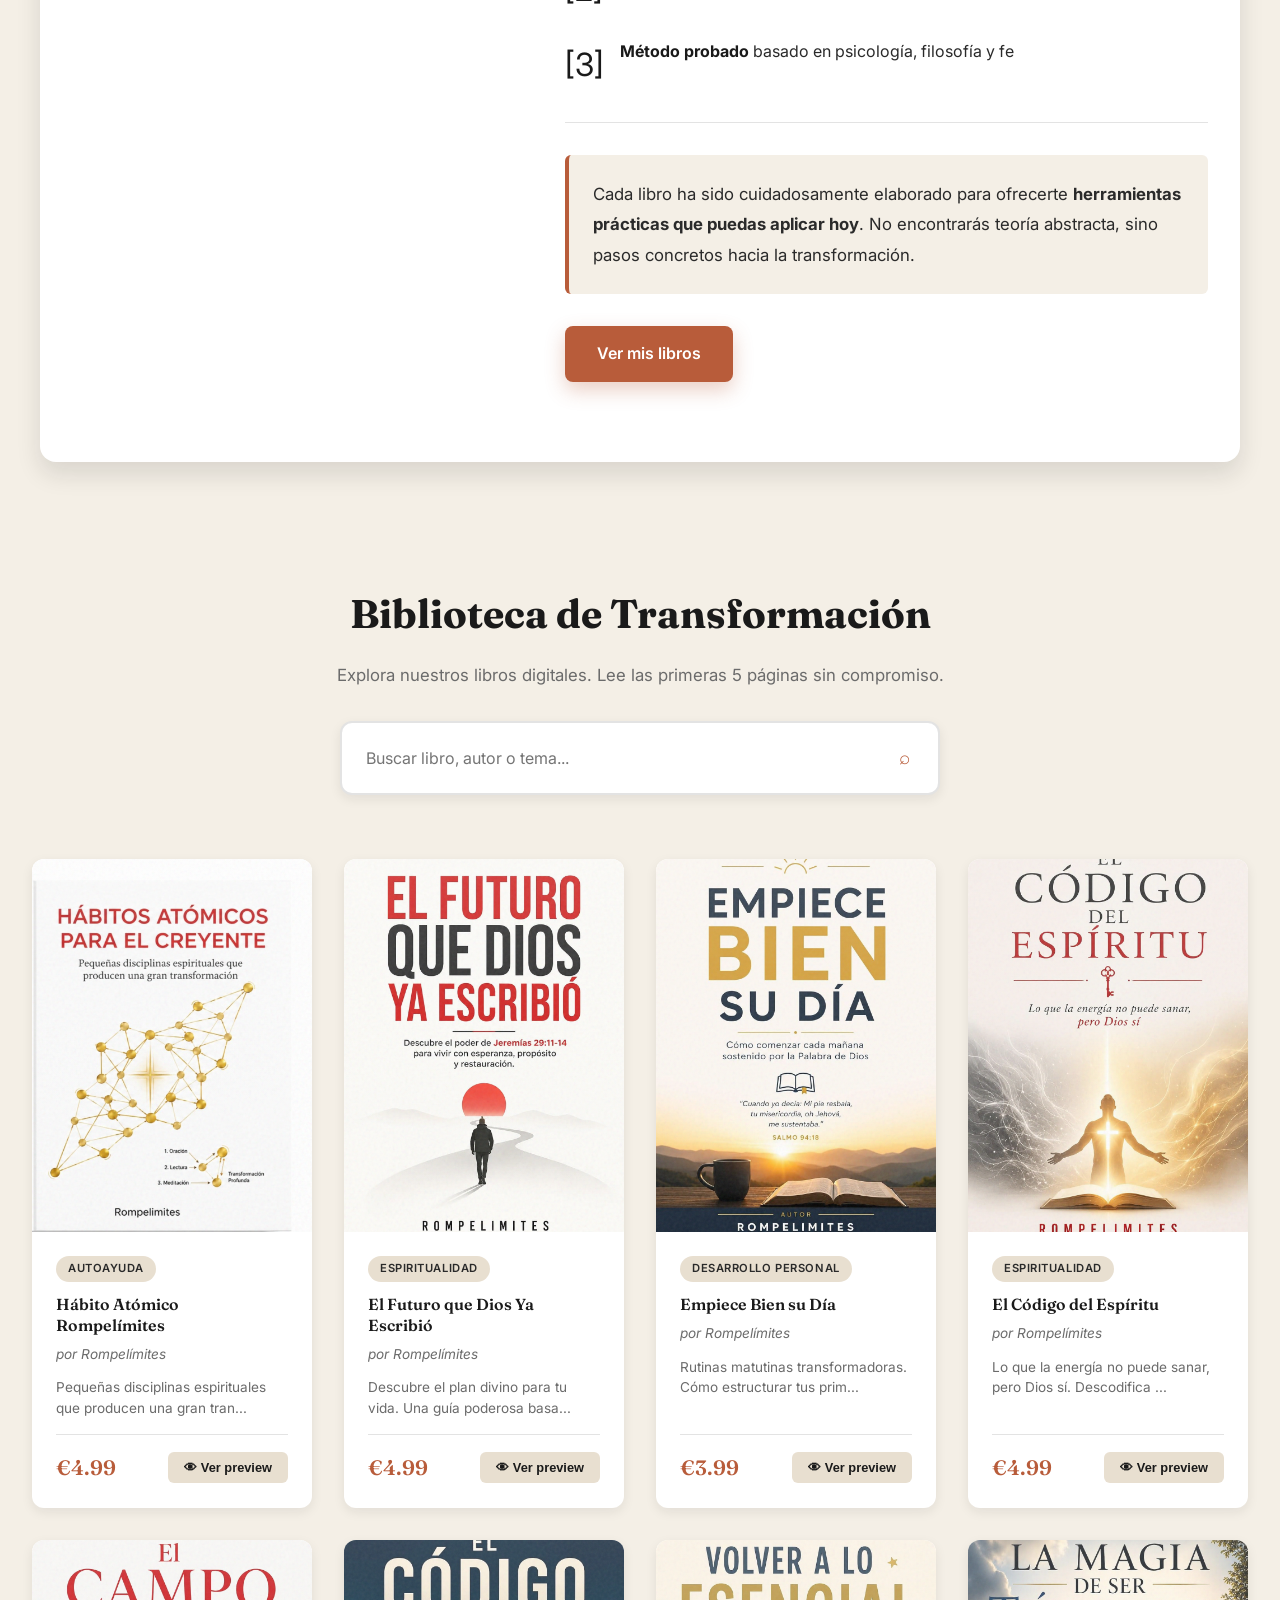
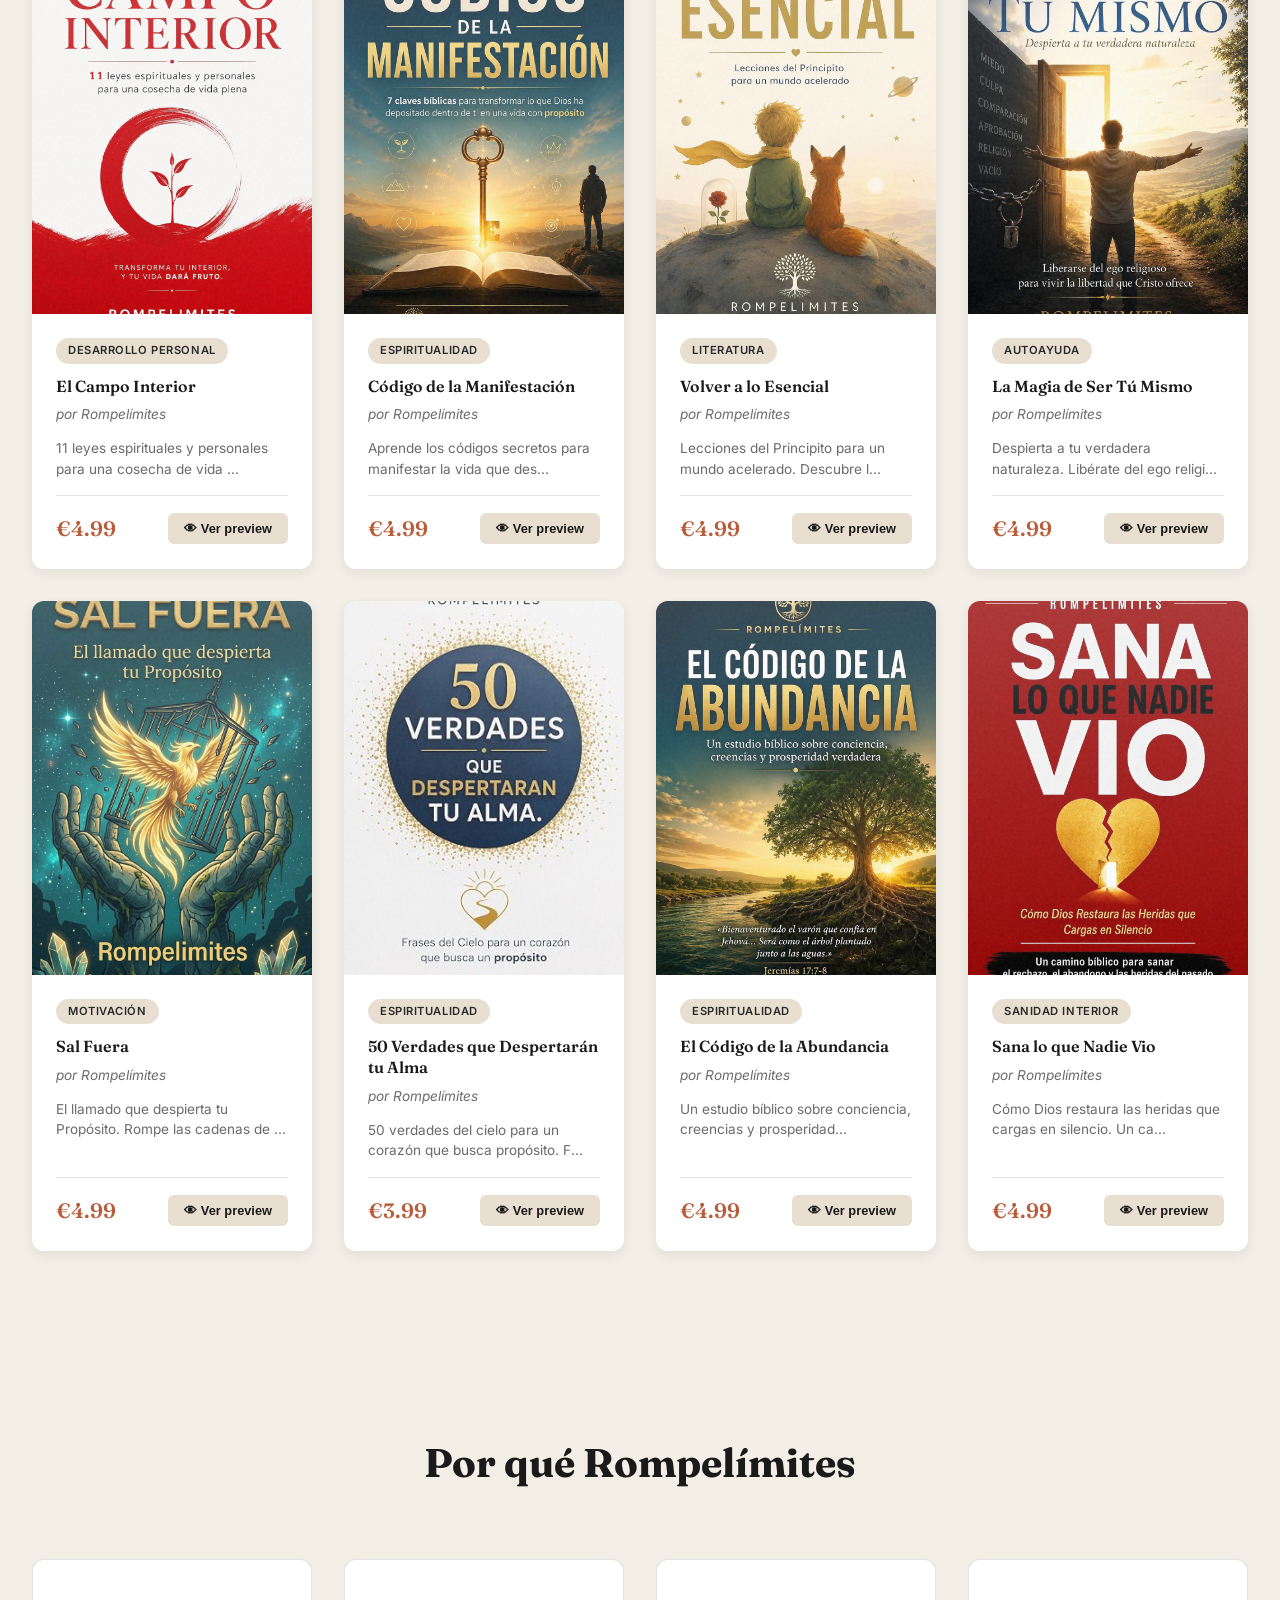
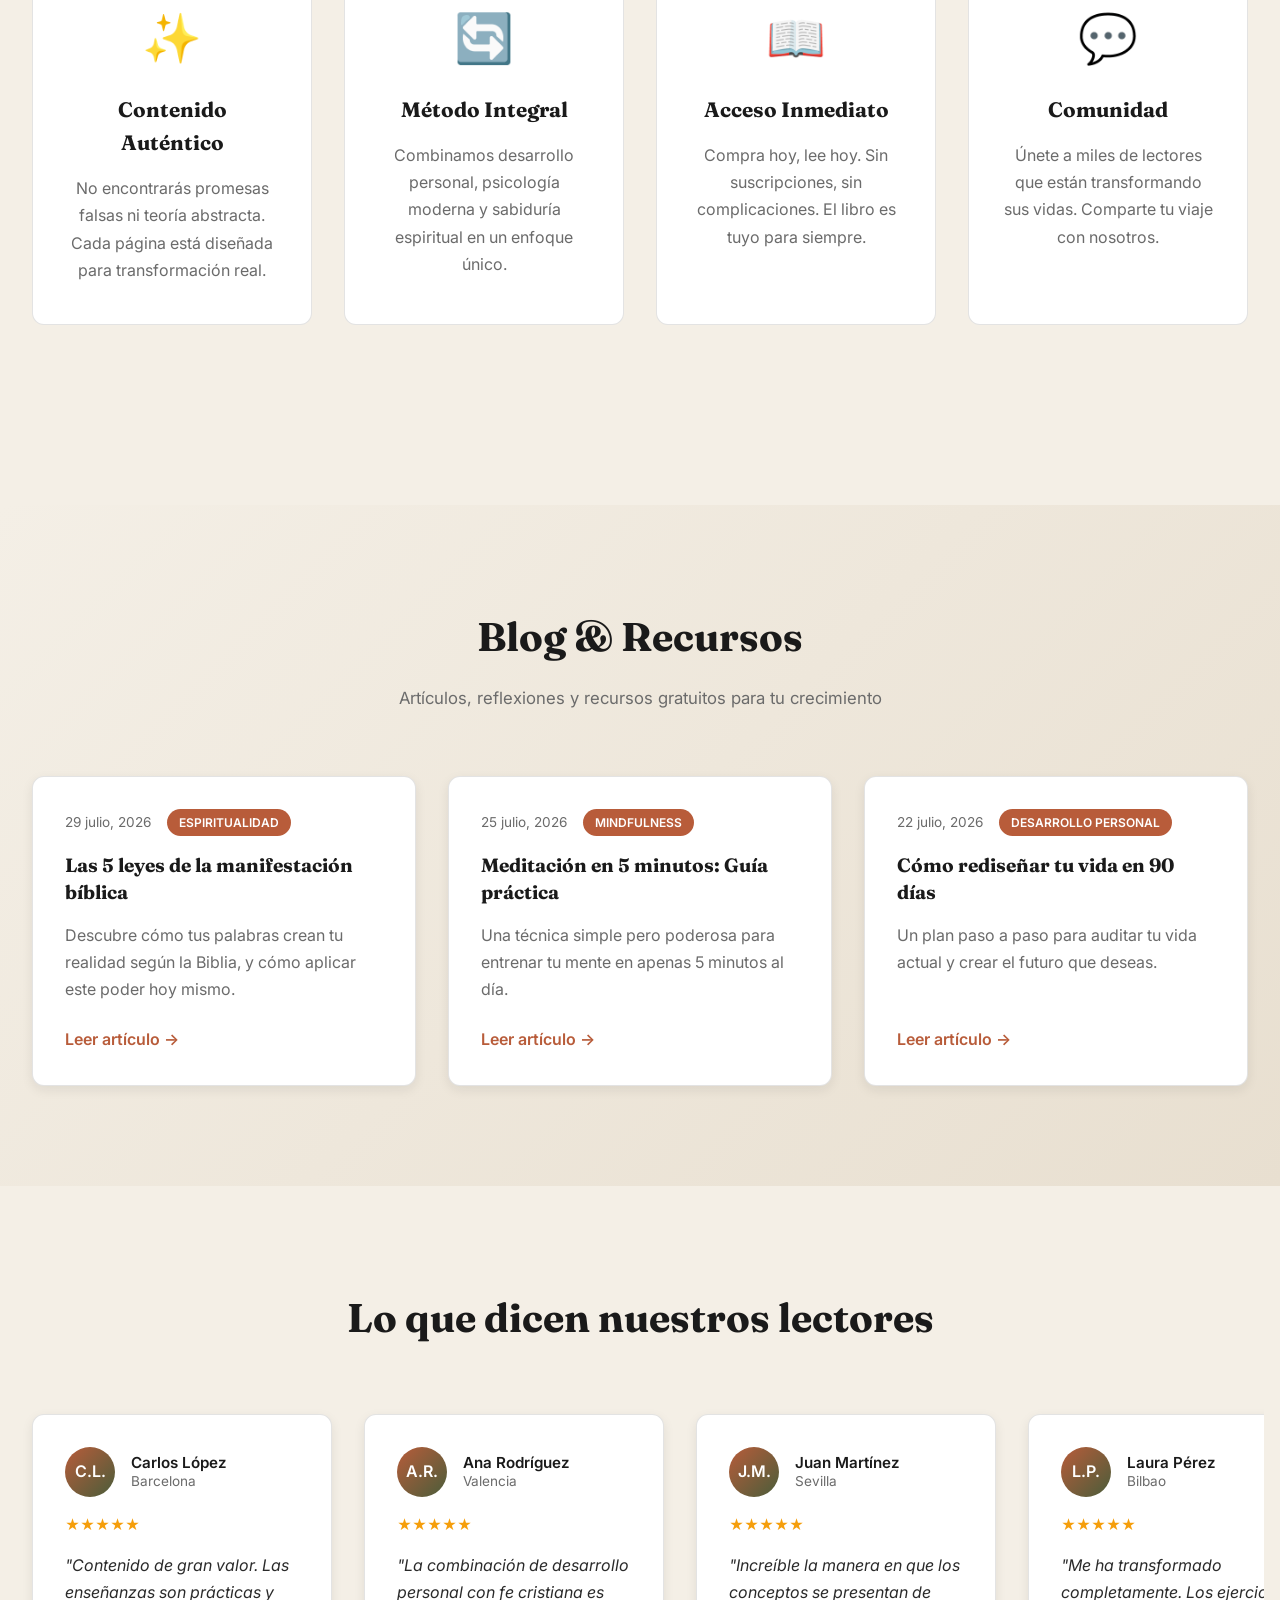
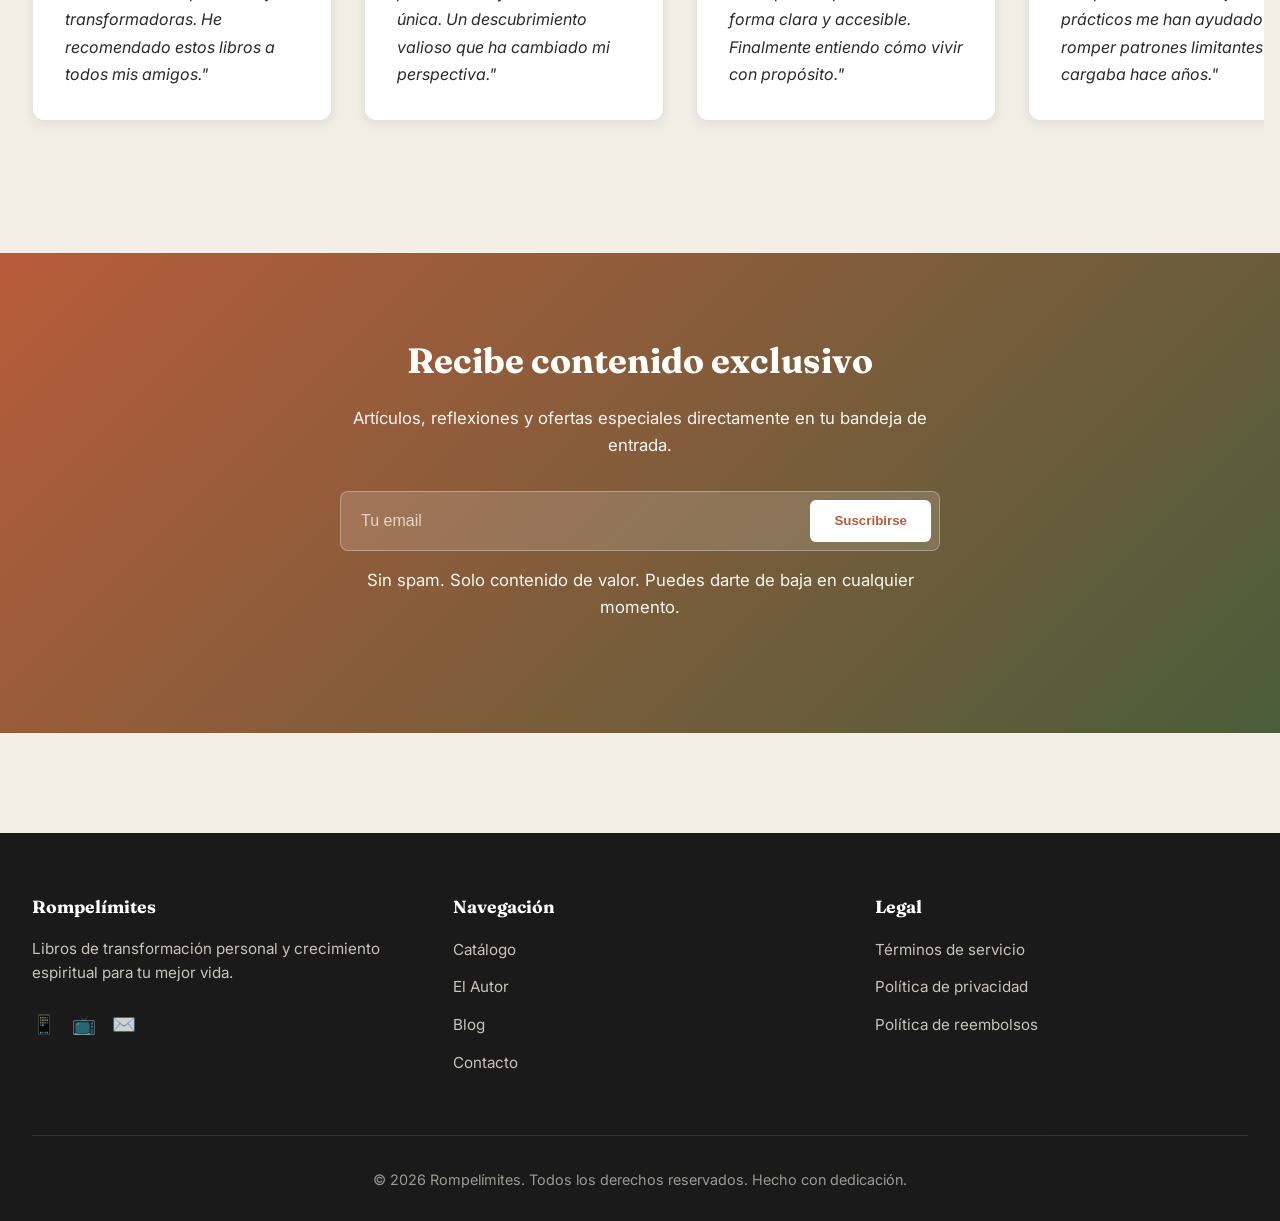
<file: index-v2.html>
<!DOCTYPE html>
<html lang="es">
<head>
  <meta charset="UTF-8">
  <meta name="viewport" content="width=device-width, initial-scale=1.0">
  <title>Rompelímites — Libros de Transformación Personal y Espiritual</title>
  <link rel="stylesheet" href="assets/css/style-v2.css?v=20260730">
  <link href="https://fonts.googleapis.com/css2?family=Fraunces:ital,opsz,wght@0,9..144,400;0,9..144,600;1,9..144,400;1,9..144,600&family=Inter:wght@300;400;500;600;700&display=swap" rel="stylesheet">
</head>
<body>

<!-- NAV STICKY -->
<nav class="nav-main">
  <div class="nav-container">
    <a href="index-v2.html" class="nav-logo">Rompelímites</a>
    <div class="nav-menu">
      <a href="#catalogo" class="nav-link">Catálogo</a>
      <a href="#autor" class="nav-link">El Autor</a>
      <a href="#blog" class="nav-link">Blog</a>
      <a href="contacto.html" class="nav-link">Contacto</a>
      <a href="carrito.html" class="nav-cart">
        <span class="cart-icon">Carrito</span>
        <span class="cart-count" id="cart-count">0</span>
      </a>
    </div>
  </div>
</nav>

<!-- ===== HERO SECTION ===== -->
<section class="hero-v2">
  <div class="hero-background">
    <div class="hero-pattern"></div>
    <div class="hero-gradient"></div>
  </div>
  
  <div class="hero-content-v2">
    <div class="hero-text">
      <p class="hero-kicker">Transforma tu vida desde hoy</p>
      <h1 class="hero-title-main">
        <span class="title-word">Crecimiento</span>
        <span class="title-word">personal</span>
        <span class="title-word accent">desde la fe</span>
      </h1>
      <p class="hero-subtitle">Libros digitales de autoayuda, espiritualidad y desarrollo cristiano. Acceso inmediato, sin suscripción.</p>
      
      <div class="hero-cta-group">
        <a href="#catalogo" class="cta-primary">Explorar catálogo</a>
        <a href="#autor" class="cta-secondary">Conoce al autor</a>
      </div>
      
      <div class="hero-stats">
        <div class="stat">
          <span class="stat-number">12+</span>
          <span class="stat-label">Libros publicados</span>
        </div>
        <div class="stat">
          <span class="stat-number">50k+</span>
          <span class="stat-label">Lectores activos</span>
        </div>
        <div class="stat">
          <span class="stat-number">4.8★</span>
          <span class="stat-label">Valoración promedio</span>
        </div>
      </div>
    </div>
    
    <div class="hero-visual">
      <div class="hero-image-wrapper" style="background-image: url('assets/img/hero-principal.jpg'); background-size: cover; background-position: center; width: 100%; height: 100%;"></div>
    </div>
  </div>
  
  <div class="scroll-indicator">
    <span>Desplázate para explorar</span>
    <div class="scroll-arrow">▼</div>
  </div>
</section>

<!-- ===== ABOUT AUTHOR SECTION ===== -->
<section class="author-section" id="autor">
  <div class="author-container">
    <div class="author-image">
      <div class="author-avatar" style="background-image: url('assets/img/autor-perfil.jpg'); background-size: cover; background-position: center;">
      </div>
      <div class="author-badge">Autor Rompelímites</div>
    </div>
    
    <div class="author-content">
      <h2>Sobre el Autor</h2>
      
      <p class="author-bio">
        Soy <strong>Miguel Martos</strong>, conocido como <strong>Rompelímites</strong>. Durante más de una década he dedicado mi vida a explorar la intersección entre el desarrollo personal, la espiritualidad y la fe cristiana.
      </p>
      
      <p class="author-bio">
        Mi misión es ayudarte a <em>romper los límites que te impones</em> y descubrir tu verdadero potencial. A través de mis libros, comparto herramientas prácticas, reflexiones profundas y guía espiritual basada en años de investigación y experiencia personal.
      </p>
      
      <div class="author-highlights">
        <div class="highlight">
          <div class="highlight-icon">[1]</div>
          <p><strong>12+ libros</strong> publicados en desarrollo personal y espiritualidad</p>
        </div>
        <div class="highlight">
          <div class="highlight-icon">[2]</div>
          <p><strong>50,000+ lectores</strong> que han transformado sus vidas</p>
        </div>
        <div class="highlight">
          <div class="highlight-icon">[3]</div>
          <p><strong>Método probado</strong> basado en psicología, filosofía y fe</p>
        </div>
      </div>
      
      <p class="author-message">
        Cada libro ha sido cuidadosamente elaborado para ofrecerte <strong>herramientas prácticas que puedas aplicar hoy</strong>. No encontrarás teoría abstracta, sino pasos concretos hacia la transformación.
      </p>
      
      <div class="author-cta">
        <a href="#catalogo" class="cta-button">Ver mis libros</a>
      </div>
    </div>
  </div>
</section>

<!-- ===== CATALOG SECTION ===== -->
<section class="catalog-v2" id="catalogo">
  <div class="catalog-header-v2">
    <h2>Biblioteca de Transformación</h2>
    <p>Explora nuestros libros digitales. Lee las primeras 5 páginas sin compromiso.</p>
    
    <form class="search-bar" id="search-form">
      <input type="text" id="search-input" placeholder="Buscar libro, autor o tema..." />
      <button type="submit">⌕</button>
    </form>
  </div>
  
  <div class="books-grid-v2" id="books-grid"></div>
  
  <!-- Carrusel móvil -->
  <div class="books-carousel-wrapper">
    <div class="books-carousel" id="books-carousel"></div>
    <div class="carousel-indicators" id="carousel-indicators"></div>
  </div>
</section>

<!-- ===== VALUES SECTION ===== -->
<section class="values-section">
  <h2>Por qué Rompelímites</h2>
  
  <div class="values-grid">
    <div class="value-card">
      <div class="value-icon">✨</div>
      <h3>Contenido Auténtico</h3>
      <p>No encontrarás promesas falsas ni teoría abstracta. Cada página está diseñada para transformación real.</p>
    </div>
    
    <div class="value-card">
      <div class="value-icon">🔄</div>
      <h3>Método Integral</h3>
      <p>Combinamos desarrollo personal, psicología moderna y sabiduría espiritual en un enfoque único.</p>
    </div>
    
    <div class="value-card">
      <div class="value-icon">📖</div>
      <h3>Acceso Inmediato</h3>
      <p>Compra hoy, lee hoy. Sin suscripciones, sin complicaciones. El libro es tuyo para siempre.</p>
    </div>
    
    <div class="value-card">
      <div class="value-icon">💬</div>
      <h3>Comunidad</h3>
      <p>Únete a miles de lectores que están transformando sus vidas. Comparte tu viaje con nosotros.</p>
    </div>
  </div>
</section>

<!-- ===== BLOG SECTION ===== -->
<section class="blog-section" id="blog">
  <div class="blog-header">
    <h2>Blog & Recursos</h2>
    <p>Artículos, reflexiones y recursos gratuitos para tu crecimiento</p>
  </div>
  
  <div class="blog-grid">
    <article class="blog-card">
      <div class="blog-meta">
        <span class="blog-date">29 julio, 2026</span>
        <span class="blog-category">Espiritualidad</span>
      </div>
      <h3>Las 5 leyes de la manifestación bíblica</h3>
      <p>Descubre cómo tus palabras crean tu realidad según la Biblia, y cómo aplicar este poder hoy mismo.</p>
      <a href="#" class="blog-link">Leer artículo →</a>
    </article>
    
    <article class="blog-card">
      <div class="blog-meta">
        <span class="blog-date">25 julio, 2026</span>
        <span class="blog-category">Mindfulness</span>
      </div>
      <h3>Meditación en 5 minutos: Guía práctica</h3>
      <p>Una técnica simple pero poderosa para entrenar tu mente en apenas 5 minutos al día.</p>
      <a href="#" class="blog-link">Leer artículo →</a>
    </article>
    
    <article class="blog-card">
      <div class="blog-meta">
        <span class="blog-date">22 julio, 2026</span>
        <span class="blog-category">Desarrollo Personal</span>
      </div>
      <h3>Cómo rediseñar tu vida en 90 días</h3>
      <p>Un plan paso a paso para auditar tu vida actual y crear el futuro que deseas.</p>
      <a href="#" class="blog-link">Leer artículo →</a>
    </article>
  </div>
</section>

<!-- ===== TESTIMONIALS SECTION ===== -->
<section class="testimonials-v2">
  <h2>Lo que dicen nuestros lectores</h2>
  
  <div class="testimonials-carousel" id="testimonials-carousel">
    <div class="testimonial-card-v2">
      <div class="testimonial-header">
        <div class="testimonial-avatar">M.G.</div>
        <div class="testimonial-meta">
          <p class="testimonial-name">María García</p>
          <p class="testimonial-location">Madrid</p>
        </div>
      </div>
      <div class="testimonial-rating">★★★★★</div>
      <p class="testimonial-text">"Los libros de Rompelímites me ayudaron a replantearme mi vida y encontrar un propósito más profundo. Cada página está llena de valor."</p>
    </div>
    
    <div class="testimonial-card-v2">
      <div class="testimonial-header">
        <div class="testimonial-avatar">C.L.</div>
        <div class="testimonial-meta">
          <p class="testimonial-name">Carlos López</p>
          <p class="testimonial-location">Barcelona</p>
        </div>
      </div>
      <div class="testimonial-rating">★★★★★</div>
      <p class="testimonial-text">"Contenido de gran valor. Las enseñanzas son prácticas y transformadoras. He recomendado estos libros a todos mis amigos."</p>
    </div>
    
    <div class="testimonial-card-v2">
      <div class="testimonial-header">
        <div class="testimonial-avatar">A.R.</div>
        <div class="testimonial-meta">
          <p class="testimonial-name">Ana Rodríguez</p>
          <p class="testimonial-location">Valencia</p>
        </div>
      </div>
      <div class="testimonial-rating">★★★★★</div>
      <p class="testimonial-text">"La combinación de desarrollo personal con fe cristiana es única. Un descubrimiento valioso que ha cambiado mi perspectiva."</p>
    </div>

    <div class="testimonial-card-v2">
      <div class="testimonial-header">
        <div class="testimonial-avatar">J.M.</div>
        <div class="testimonial-meta">
          <p class="testimonial-name">Juan Martínez</p>
          <p class="testimonial-location">Sevilla</p>
        </div>
      </div>
      <div class="testimonial-rating">★★★★★</div>
      <p class="testimonial-text">"Increíble la manera en que los conceptos se presentan de forma clara y accesible. Finalmente entiendo cómo vivir con propósito."</p>
    </div>

    <div class="testimonial-card-v2">
      <div class="testimonial-header">
        <div class="testimonial-avatar">L.P.</div>
        <div class="testimonial-meta">
          <p class="testimonial-name">Laura Pérez</p>
          <p class="testimonial-location">Bilbao</p>
        </div>
      </div>
      <div class="testimonial-rating">★★★★★</div>
      <p class="testimonial-text">"Me ha transformado completamente. Los ejercicios prácticos me han ayudado a romper patrones limitantes que cargaba hace años."</p>
    </div>

    <div class="testimonial-card-v2">
      <div class="testimonial-header">
        <div class="testimonial-avatar">D.F.</div>
        <div class="testimonial-meta">
          <p class="testimonial-name">Diego Fernández</p>
          <p class="testimonial-location">Málaga</p>
        </div>
      </div>
      <div class="testimonial-rating">★★★★★</div>
      <p class="testimonial-text">"Excelente combinación de espiritualidad y acción práctica. Los libros van más allá de la teoría, realmente transforman vidas."</p>
    </div>

    <div class="testimonial-card-v2">
      <div class="testimonial-header">
        <div class="testimonial-avatar">S.T.</div>
        <div class="testimonial-meta">
          <p class="testimonial-name">Sandra Torres</p>
          <p class="testimonial-location">Zaragoza</p>
        </div>
      </div>
      <div class="testimonial-rating">★★★★★</div>
      <p class="testimonial-text">"Cada libro me ha enseñado algo nuevo sobre mí mismo. La sabiduría que transmite Rompelímites es invaluable para mi crecimiento."</p>
    </div>

    <div class="testimonial-card-v2">
      <div class="testimonial-header">
        <div class="testimonial-avatar">R.S.</div>
        <div class="testimonial-meta">
          <p class="testimonial-name">Roberto Sánchez</p>
          <p class="testimonial-location">Murcia</p>
        </div>
      </div>
      <div class="testimonial-rating">★★★★★</div>
      <p class="testimonial-text">"Finalmente encontré respuestas a mis preguntas más profundas. Recomiendo estos libros a cualquiera que busque transformación real."</p>
    </div>

    <div class="testimonial-card-v2">
      <div class="testimonial-header">
        <div class="testimonial-avatar">I.G.</div>
        <div class="testimonial-meta">
          <p class="testimonial-name">Inmaculada García</p>
          <p class="testimonial-location">Alicante</p>
        </div>
      </div>
      <div class="testimonial-rating">★★★★★</div>
      <p class="testimonial-text">"Los libros llegaron en el momento exacto de mi vida. La forma en que abordan los temas es profunda pero accesible para todos."</p>
    </div>

    <div class="testimonial-card-v2">
      <div class="testimonial-header">
        <div class="testimonial-avatar">P.V.</div>
        <div class="testimonial-meta">
          <p class="testimonial-name">Pablo Vargas</p>
          <p class="testimonial-location">Córdoba</p>
        </div>
      </div>
      <div class="testimonial-rating">★★★★★</div>
      <p class="testimonial-text">"He leído todos los libros y cada uno me ha dejado una lección distinta. El autor realmente entiende lo que necesitamos escuchar."</p>
    </div>

    <div class="testimonial-card-v2">
      <div class="testimonial-header">
        <div class="testimonial-avatar">M.R.</div>
        <div class="testimonial-meta">
          <p class="testimonial-name">Mónica Ruiz</p>
          <p class="testimonial-location">Salamanca</p>
        </div>
      </div>
      <div class="testimonial-rating">★★★★★</div>
      <p class="testimonial-text">"Imprescindible para cualquiera que quiera crecer en todas las áreas de su vida. Contenido único que realmente marca la diferencia."</p>
    </div>

    <div class="testimonial-card-v2">
      <div class="testimonial-header">
        <div class="testimonial-avatar">F.H.</div>
        <div class="testimonial-meta">
          <p class="testimonial-name">Fernando Hernández</p>
          <p class="testimonial-location">Valladolid</p>
        </div>
      </div>
      <div class="testimonial-rating">★★★★★</div>
      <p class="testimonial-text">"La mejor inversión que hice fue en estos libros. Han sido la brújula que necesitaba para encontrar mi camino en la vida."</p>
    </div>

    <div class="testimonial-card-v2">
      <div class="testimonial-header">
        <div class="testimonial-avatar">E.N.</div>
        <div class="testimonial-meta">
          <p class="testimonial-name">Elena Navarro</p>
          <p class="testimonial-location">Palma</p>
        </div>
      </div>
      <div class="testimonial-rating">★★★★★</div>
      <p class="testimonial-text">"Lectura obligatoria para quienes desean comprenderse mejor a sí mismos. Claros, profundos y completamente transformadores."</p>
    </div>

    <div class="testimonial-card-v2">
      <div class="testimonial-header">
        <div class="testimonial-avatar">V.L.</div>
        <div class="testimonial-meta">
          <p class="testimonial-name">Víctor López</p>
          <p class="testimonial-location">Oviedo</p>
        </div>
      </div>
      <div class="testimonial-rating">★★★★★</div>
      <p class="testimonial-text">"Nunca leí nada así. Los libros combinan sabiduría antigua con herramientas modernas para la transformación personal genuina."</p>
    </div>

    <div class="testimonial-card-v2">
      <div class="testimonial-header">
        <div class="testimonial-avatar">K.G.</div>
        <div class="testimonial-meta">
          <p class="testimonial-name">Karina González</p>
          <p class="testimonial-location">Las Palmas</p>
        </div>
      </div>
      <div class="testimonial-rating">★★★★★</div>
      <p class="testimonial-text">"Empecé con un libro por curiosidad y ahora soy coleccionista de toda la obra de Rompelímites. Cada uno es especial y revelador."</p>
    </div>
  </div>
</section>

<!-- ===== NEWSLETTER SECTION ===== -->
<section class="newsletter-section">
  <div class="newsletter-content">
    <h2>Recibe contenido exclusivo</h2>
    <p>Artículos, reflexiones y ofertas especiales directamente en tu bandeja de entrada.</p>
    
    <form class="newsletter-form" id="newsletter-form">
      <input type="email" placeholder="Tu email" required />
      <button type="submit">Suscribirse</button>
    </form>
    
    <p class="newsletter-note">Sin spam. Solo contenido de valor. Puedes darte de baja en cualquier momento.</p>
  </div>
</section>

<!-- ===== FOOTER ===== -->
<footer class="footer-v2">
  <div class="footer-content-v2">
    <div class="footer-section-v2">
      <h4>Rompelímites</h4>
      <p>Libros de transformación personal y crecimiento espiritual para tu mejor vida.</p>
      <div class="social-links">
        <a href="#" title="Instagram">📱</a>
        <a href="#" title="YouTube">📺</a>
        <a href="#" title="Email">✉️</a>
      </div>
    </div>
    
    <div class="footer-section-v2">
      <h4>Navegación</h4>
      <ul>
        <li><a href="#catalogo">Catálogo</a></li>
        <li><a href="#autor">El Autor</a></li>
        <li><a href="#blog">Blog</a></li>
        <li><a href="contacto.html">Contacto</a></li>
      </ul>
    </div>
    
    <div class="footer-section-v2">
      <h4>Legal</h4>
      <ul>
        <li><a href="#">Términos de servicio</a></li>
        <li><a href="#">Política de privacidad</a></li>
        <li><a href="#">Política de reembolsos</a></li>
      </ul>
    </div>
  </div>
  
  <div class="footer-bottom">
    <p>© 2026 Rompelímites. Todos los derechos reservados. Hecho con dedicación.</p>
  </div>
</footer>

<!-- MODAL -->
<div class="modal" id="book-modal">
  <div class="modal-content">
    <button class="modal-close" id="modal-close">×</button>
    <div class="modal-inner">
      <div class="modal-preview">
        <div class="preview-pages" id="preview-pages"></div>
      </div>
      <div class="modal-info">
        <h2 id="modal-title"></h2>
        <p id="modal-author"></p>
        <p class="modal-description" id="modal-description"></p>
        <div class="modal-price">
          <span class="price" id="modal-price">€0.00</span>
        </div>
        <button class="btn btn-primary" id="add-to-cart-btn">Comprar ahora</button>
        <p class="modal-note">📖 Lee las primeras 5 páginas antes de comprar</p>
      </div>
    </div>
  </div>
</div>

<script src="assets/js/app-v2.js?v=20260730"></script>
</body>
</html>
</file>
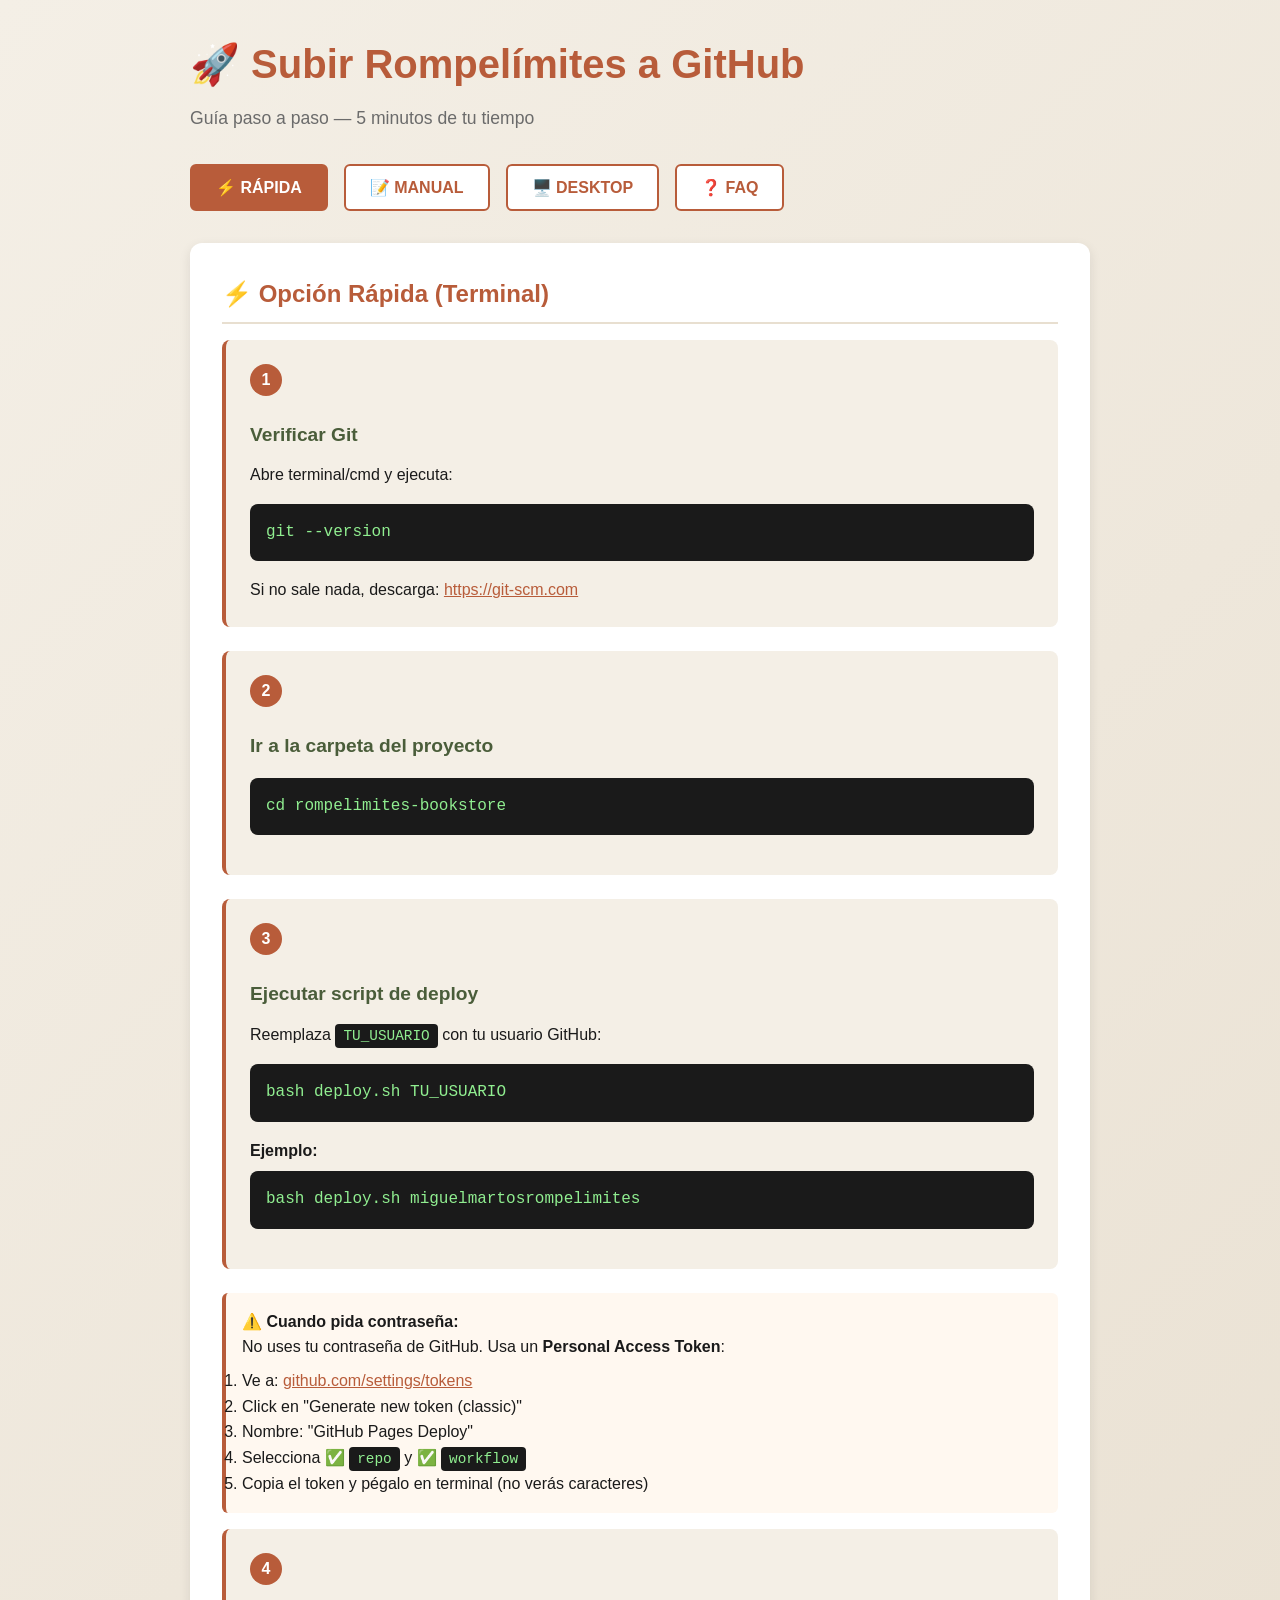
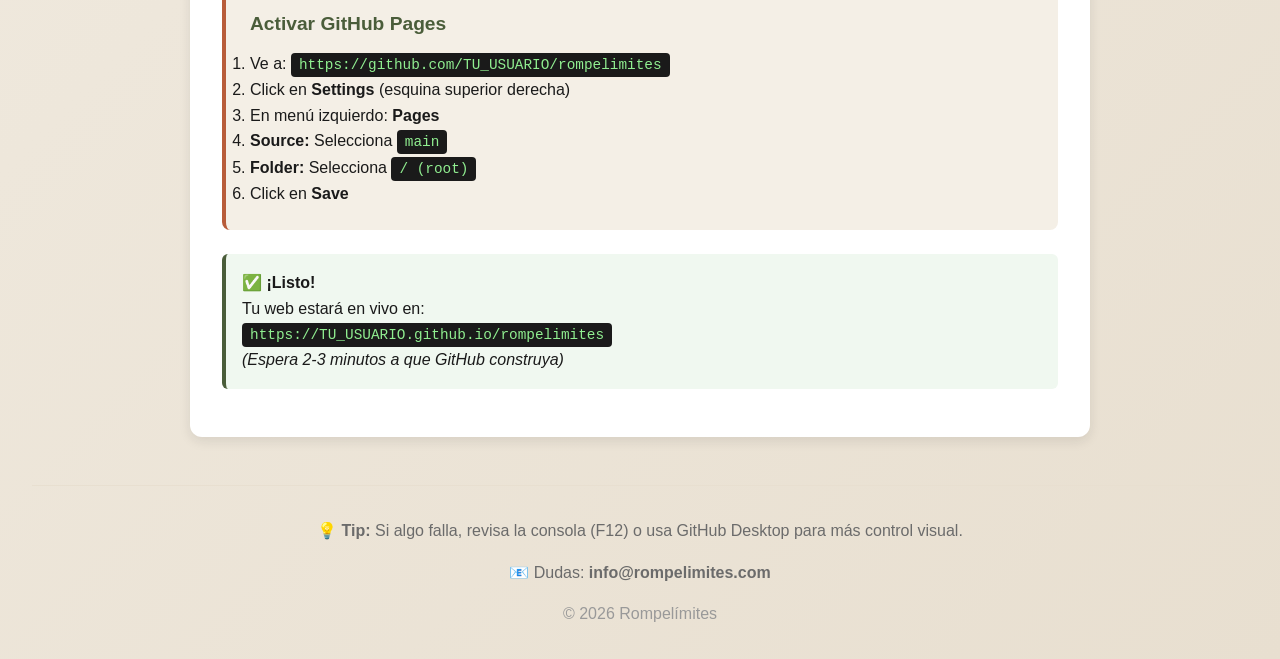
<file: INSTRUCCIONES-GITHUB.html>
<!DOCTYPE html>
<html lang="es">
<head>
  <meta charset="UTF-8">
  <meta name="viewport" content="width=device-width, initial-scale=1.0">
  <title>Guía: Subir a GitHub en 5 minutos</title>
  <style>
    * { margin: 0; padding: 0; box-sizing: border-box; }
    body {
      font-family: -apple-system, BlinkMacSystemFont, 'Segoe UI', 'Inter', sans-serif;
      line-height: 1.6;
      color: #1a1a1a;
      background: linear-gradient(135deg, #f4efe6 0%, #e8dfd0 100%);
      padding: 2rem;
    }
    .container { max-width: 900px; margin: 0 auto; }
    h1 {
      font-size: 2.5rem;
      margin-bottom: 0.5rem;
      color: #b85c3a;
    }
    .subtitle {
      font-size: 1.1rem;
      color: #6b6b6b;
      margin-bottom: 2rem;
    }
    .tabs {
      display: flex;
      gap: 1rem;
      margin-bottom: 2rem;
      flex-wrap: wrap;
    }
    .tab-btn {
      padding: 0.75rem 1.5rem;
      border: 2px solid #b85c3a;
      background: white;
      color: #b85c3a;
      cursor: pointer;
      border-radius: 6px;
      font-weight: 600;
      transition: all 0.3s ease;
    }
    .tab-btn.active {
      background: #b85c3a;
      color: white;
    }
    .tab-btn:hover {
      transform: translateY(-2px);
      box-shadow: 0 4px 12px rgba(184, 92, 58, 0.2);
    }
    .tab-content {
      display: none;
      background: white;
      padding: 2rem;
      border-radius: 12px;
      box-shadow: 0 4px 12px rgba(26, 26, 26, 0.1);
    }
    .tab-content.active {
      display: block;
      animation: fadeIn 0.3s ease;
    }
    @keyframes fadeIn {
      from { opacity: 0; transform: translateY(10px); }
      to { opacity: 1; transform: translateY(0); }
    }
    h2 {
      font-size: 1.5rem;
      margin-bottom: 1rem;
      color: #b85c3a;
      border-bottom: 2px solid #e8dfd0;
      padding-bottom: 0.5rem;
    }
    h3 {
      font-size: 1.2rem;
      margin-top: 1.5rem;
      margin-bottom: 0.75rem;
      color: #4a5d3a;
    }
    .step {
      background: #f4efe6;
      padding: 1.5rem;
      border-radius: 8px;
      margin-bottom: 1.5rem;
      border-left: 4px solid #b85c3a;
    }
    .step-num {
      display: inline-block;
      width: 32px;
      height: 32px;
      background: #b85c3a;
      color: white;
      border-radius: 50%;
      text-align: center;
      line-height: 32px;
      font-weight: 700;
      margin-right: 0.75rem;
    }
    code {
      background: #1a1a1a;
      color: #90EE90;
      padding: 0.25rem 0.5rem;
      border-radius: 4px;
      font-family: 'Courier New', monospace;
      font-size: 0.9rem;
    }
    pre {
      background: #1a1a1a;
      color: #90EE90;
      padding: 1rem;
      border-radius: 8px;
      overflow-x: auto;
      margin: 1rem 0;
      font-family: 'Courier New', monospace;
    }
    .success {
      background: #f0f8f0;
      border-left: 4px solid #4a5d3a;
      padding: 1rem;
      border-radius: 6px;
      margin: 1rem 0;
    }
    .warning {
      background: #fff8f0;
      border-left: 4px solid #b85c3a;
      padding: 1rem;
      border-radius: 6px;
      margin: 1rem 0;
    }
    .link-box {
      background: #e8dfd0;
      padding: 1rem;
      border-radius: 6px;
      margin: 1rem 0;
      text-align: center;
    }
    .link-box a {
      color: #b85c3a;
      text-decoration: none;
      font-weight: 600;
      font-size: 1.05rem;
    }
    .link-box a:hover {
      text-decoration: underline;
    }
    .checklist {
      list-style: none;
      margin: 1rem 0;
    }
    .checklist li {
      padding: 0.5rem;
      margin-bottom: 0.5rem;
    }
    .checklist li:before {
      content: "✓ ";
      color: #4a5d3a;
      font-weight: 700;
      margin-right: 0.5rem;
    }
    button {
      background: #b85c3a;
      color: white;
      border: none;
      padding: 0.75rem 1.5rem;
      border-radius: 6px;
      cursor: pointer;
      font-weight: 600;
      transition: all 0.3s ease;
      font-size: 1rem;
    }
    button:hover {
      background: #4a5d3a;
      transform: translateY(-2px);
      box-shadow: 0 4px 12px rgba(26, 26, 26, 0.15);
    }
    .footer {
      text-align: center;
      margin-top: 3rem;
      padding-top: 2rem;
      border-top: 1px solid #e8dfd0;
      color: #6b6b6b;
    }
  </style>
</head>
<body>

<div class="container">
  <h1>🚀 Subir Rompelímites a GitHub</h1>
  <p class="subtitle">Guía paso a paso — 5 minutos de tu tiempo</p>

  <div class="tabs">
    <button class="tab-btn active" onclick="showTab(0)">⚡ RÁPIDA</button>
    <button class="tab-btn" onclick="showTab(1)">📝 MANUAL</button>
    <button class="tab-btn" onclick="showTab(2)">🖥️ DESKTOP</button>
    <button class="tab-btn" onclick="showTab(3)">❓ FAQ</button>
  </div>

  <!-- TAB 1: RÁPIDA -->
  <div class="tab-content active">
    <h2>⚡ Opción Rápida (Terminal)</h2>

    <div class="step">
      <span class="step-num">1</span>
      <h3>Verificar Git</h3>
      <p>Abre terminal/cmd y ejecuta:</p>
      <pre>git --version</pre>
      <p style="margin-top: 0.5rem;">Si no sale nada, descarga: <a href="https://git-scm.com" target="_blank" style="color: #b85c3a;">https://git-scm.com</a></p>
    </div>

    <div class="step">
      <span class="step-num">2</span>
      <h3>Ir a la carpeta del proyecto</h3>
      <pre>cd rompelimites-bookstore</pre>
    </div>

    <div class="step">
      <span class="step-num">3</span>
      <h3>Ejecutar script de deploy</h3>
      <p>Reemplaza <code>TU_USUARIO</code> con tu usuario GitHub:</p>
      <pre>bash deploy.sh TU_USUARIO</pre>
      <p style="margin-top: 0.5rem;"><strong>Ejemplo:</strong></p>
      <pre style="margin-top: 0.5rem;">bash deploy.sh miguelmartosrompelimites</pre>
    </div>

    <div class="warning">
      <strong>⚠️ Cuando pida contraseña:</strong><br>
      No uses tu contraseña de GitHub. Usa un <strong>Personal Access Token</strong>:
      <ol style="margin-top: 0.5rem;">
        <li>Ve a: <a href="https://github.com/settings/tokens" target="_blank" style="color: #b85c3a;">github.com/settings/tokens</a></li>
        <li>Click en "Generate new token (classic)"</li>
        <li>Nombre: "GitHub Pages Deploy"</li>
        <li>Selecciona ✅ <code>repo</code> y ✅ <code>workflow</code></li>
        <li>Copia el token y pégalo en terminal (no verás caracteres)</li>
      </ol>
    </div>

    <div class="step">
      <span class="step-num">4</span>
      <h3>Activar GitHub Pages</h3>
      <ol>
        <li>Ve a: <code>https://github.com/TU_USUARIO/rompelimites</code></li>
        <li>Click en <strong>Settings</strong> (esquina superior derecha)</li>
        <li>En menú izquierdo: <strong>Pages</strong></li>
        <li><strong>Source:</strong> Selecciona <code>main</code></li>
        <li><strong>Folder:</strong> Selecciona <code>/ (root)</code></li>
        <li>Click en <strong>Save</strong></li>
      </ol>
    </div>

    <div class="success">
      ✅ <strong>¡Listo!</strong><br>
      Tu web estará en vivo en:<br>
      <code>https://TU_USUARIO.github.io/rompelimites</code><br>
      <em>(Espera 2-3 minutos a que GitHub construya)</em>
    </div>
  </div>

  <!-- TAB 2: MANUAL -->
  <div class="tab-content">
    <h2>📝 Opción Manual (GitHub Web)</h2>

    <div class="step">
      <span class="step-num">1</span>
      <h3>Crear repositorio en GitHub</h3>
      <ol>
        <li>Ve a: <a href="https://github.com/new" target="_blank" style="color: #b85c3a;">github.com/new</a></li>
        <li><strong>Repository name:</strong> <code>rompelimites</code></li>
        <li><strong>Description:</strong> Tienda digital de libros</li>
        <li>Selecciona: ⚪ <strong>Public</strong></li>
        <li><strong>NO</strong> marques "Initialize with README"</li>
        <li>Click en <strong>Create repository</strong></li>
      </ol>
    </div>

    <div class="step">
      <span class="step-num">2</span>
      <h3>Subir archivos (Drag & Drop)</h3>
      <ol>
        <li>En la página del repo, verás un área gris</li>
        <li><strong>Arrastra todos los archivos</strong> de <code>rompelimites-bookstore/</code></li>
        <li>Commit message: <code>Tienda digital Rompelímites v1.0</code></li>
        <li>Click en <strong>Commit changes</strong></li>
      </ol>
    </div>

    <div class="step">
      <span class="step-num">3</span>
      <h3>Activar GitHub Pages</h3>
      <ol>
        <li>Click en <strong>Settings</strong></li>
        <li>En menú: <strong>Pages</strong></li>
        <li><strong>Source:</strong> <code>main</code></li>
        <li><strong>Folder:</strong> <code>/ (root)</code></li>
        <li>Click en <strong>Save</strong></li>
      </ol>
    </div>

    <div class="success">
      ✅ <strong>¡Hecho!</strong><br>
      Verás: "Your site is published at..."<br>
      Abre tu web en 2-3 minutos.
    </div>
  </div>

  <!-- TAB 3: DESKTOP -->
  <div class="tab-content">
    <h2>🖥️ Opción GitHub Desktop (GUI)</h2>

    <div class="step">
      <span class="step-num">1</span>
      <h3>Descargar GitHub Desktop</h3>
      <p>Descarga desde: <a href="https://desktop.github.com" target="_blank" style="color: #b85c3a;">desktop.github.com</a></p>
    </div>

    <div class="step">
      <span class="step-num">2</span>
      <h3>Inicializar repositorio</h3>
      <ol>
        <li>Abre GitHub Desktop</li>
        <li><strong>File</strong> → <strong>Add Local Repository</strong></li>
        <li>Selecciona carpeta: <code>rompelimites-bookstore</code></li>
        <li>Click en <strong>Create Repository</strong></li>
      </ol>
    </div>

    <div class="step">
      <span class="step-num">3</span>
      <h3>Publicar a GitHub</h3>
      <ol>
        <li>Click en <strong>Publish repository</strong></li>
        <li><strong>Name:</strong> <code>rompelimites</code></li>
        <li><strong>Description:</strong> Tienda digital de libros</li>
        <li>Selecciona: ⚪ <strong>Public</strong></li>
        <li>Click en <strong>Publish Repository</strong></li>
      </ol>
    </div>

    <div class="step">
      <span class="step-num">4</span>
      <h3>Activar Pages (web)</h3>
      <ol>
        <li>Ve a: <code>https://github.com/TU_USUARIO/rompelimites</code></li>
        <li><strong>Settings</strong> → <strong>Pages</strong></li>
        <li><strong>Source:</strong> <code>main</code></li>
        <li><strong>Folder:</strong> <code>/ (root)</code></li>
        <li>Click en <strong>Save</strong></li>
      </ol>
    </div>

    <div class="success">
      ✅ <strong>¡Completado!</strong><br>
      Tu sitio estará en vivo en 2-3 minutos.
    </div>
  </div>

  <!-- TAB 4: FAQ -->
  <div class="tab-content">
    <h2>❓ Preguntas Frecuentes</h2>

    <h3>❌ "Error: Permission denied"</h3>
    <p><strong>Solución:</strong> Usa Personal Access Token (no contraseña)</p>
    <ol>
      <li>Ve a: <a href="https://github.com/settings/tokens" target="_blank" style="color: #b85c3a;">github.com/settings/tokens</a></li>
      <li>"Generate new token (classic)"</li>
      <li>Selecciona ✅ <code>repo</code> y ✅ <code>workflow</code></li>
      <li>Copia y pégalo en terminal cuando pida contraseña</li>
    </ol>

    <h3>❌ "Repository not found"</h3>
    <p><strong>Verifica:</strong></p>
    <ul class="checklist">
      <li>Tu usuario GitHub sea correcto</li>
      <li>Hayas creado el repo en GitHub</li>
      <li>Estés en la carpeta <code>rompelimites-bookstore</code></li>
    </ul>

    <h3>❌ "Página en blanco o 404"</h3>
    <p><strong>Solución:</strong></p>
    <ol>
      <li>Ve a: GitHub repo → <strong>Settings</strong> → <strong>Pages</strong></li>
      <li>Verifica: <strong>Source</strong> = <code>main</code>, <strong>Folder</strong> = <code>/ (root)</code></li>
      <li>Espera 5 minutos más</li>
      <li>Limpia caché: <code>Ctrl+Shift+R</code> (Windows) o <code>Cmd+Shift+R</code> (Mac)</li>
    </ol>

    <h3>❌ "Los estilos no cargan"</h3>
    <p><strong>Solución:</strong> Abre consola (F12) y revisa rutas. En GitHub Pages a veces necesitas <code>./assets/</code> en lugar de <code>/assets/</code></p>

    <h3>✅ ¿Cuánto tiempo tarda?</h3>
    <p>GitHub construye tu página en <strong>1-3 minutos</strong>. Si no ves cambios, espera más y limpia caché.</p>

    <h3>✅ ¿Cómo editar después?</h3>
    <p><strong>Opción 1:</strong> Edita en GitHub web (archivo → ✏️ → commit)</p>
    <p><strong>Opción 2:</strong> Edita localmente y: <code>git add . && git commit -m "..." && git push</code></p>

    <h3>✅ ¿Puedo usar dominio propio?</h3>
    <p><strong>Sí.</strong> Compra dominio (GoDaddy, Namecheap, etc.) y en <strong>Settings → Pages</strong> agrega "Custom domain"</p>
  </div>

</div>

<div class="footer">
  <p>💡 <strong>Tip:</strong> Si algo falla, revisa la consola (F12) o usa GitHub Desktop para más control visual.</p>
  <p style="margin-top: 1rem;">📧 Dudas: <strong>info@rompelimites.com</strong></p>
  <p style="margin-top: 1rem; color: #999;">© 2026 Rompelímites</p>
</div>

<script>
function showTab(index) {
  const contents = document.querySelectorAll('.tab-content');
  const buttons = document.querySelectorAll('.tab-btn');
  
  contents.forEach((c, i) => {
    c.classList.toggle('active', i === index);
  });
  
  buttons.forEach((b, i) => {
    b.classList.toggle('active', i === index);
  });
}
</script>

</body>
</html>
</file>
<file: assets/css/style.css>
:root {
  --bg: #f4efe6;
  --bg-2: #e8dfd0;
  --paper: #ffffff;
  --ink: #1a1a1a;
  --ink-soft: #2a2a2a;
  --ink-mute: #6b6b6b;
  --accent: #b85c3a;
  --accent-2: #4a5d3a;
  --accent-3: #8b6f47;
  --line: rgba(26, 26, 26, 0.12);
  --shadow-sm: 0 4px 12px rgba(26, 26, 26, 0.08);
  --shadow-md: 0 12px 24px rgba(26, 26, 26, 0.12);
  --shadow-lg: 0 20px 40px rgba(26, 26, 26, 0.15);
}

* {
  margin: 0;
  padding: 0;
  box-sizing: border-box;
}

html {
  scroll-behavior: smooth;
  scroll-padding-top: 80px;
}

body {
  background-color: var(--bg);
  color: var(--ink);
  font-family: 'Inter', -apple-system, BlinkMacSystemFont, 'Segoe UI', sans-serif;
  line-height: 1.6;
  font-weight: 400;
  font-size: 16px;
}

/* NAV */
.nav-main {
  position: fixed;
  top: 0;
  left: 0;
  right: 0;
  z-index: 1000;
  background: rgba(244, 239, 230, 0.95);
  backdrop-filter: blur(10px);
  border-bottom: 1px solid var(--line);
  padding: 1rem 0;
  transition: all 0.3s ease;
}

.nav-container {
  max-width: 1400px;
  margin: 0 auto;
  padding: 0 2rem;
  display: flex;
  justify-content: space-between;
  align-items: center;
}

.nav-logo {
  font-family: 'Fraunces', serif;
  font-size: 1.4rem;
  font-weight: 600;
  color: var(--ink);
  text-decoration: none;
  letter-spacing: -0.02em;
  transition: opacity 0.3s ease;
}

.nav-logo:hover {
  opacity: 0.7;
}

.nav-menu {
  display: flex;
  gap: 3rem;
  align-items: center;
}

.nav-link {
  text-decoration: none;
  color: var(--ink-mute);
  font-size: 0.95rem;
  font-weight: 500;
  transition: color 0.3s ease;
  border-bottom: 2px solid transparent;
  padding-bottom: 0.25rem;
}

.nav-link:hover {
  color: var(--accent);
  border-bottom-color: var(--accent);
}

.nav-cart {
  position: relative;
  text-decoration: none;
  color: var(--ink);
  font-size: 1.4rem;
  cursor: pointer;
  transition: transform 0.3s ease;
}

.nav-cart:hover {
  transform: scale(1.1);
}

.cart-count {
  position: absolute;
  top: -8px;
  right: -8px;
  background: var(--accent);
  color: white;
  border-radius: 50%;
  width: 20px;
  height: 20px;
  display: flex;
  align-items: center;
  justify-content: center;
  font-size: 0.7rem;
  font-weight: 700;
  min-width: 20px;
}

/* HERO */
.hero {
  position: relative;
  min-height: 80vh;
  display: flex;
  align-items: center;
  justify-content: center;
  padding: 120px 2rem 80px;
  overflow: hidden;
  margin-top: 60px;
}

.hero-bg {
  position: absolute;
  inset: 0;
  z-index: 0;
}

.hero-content {
  position: relative;
  z-index: 1;
  max-width: 700px;
  text-align: center;
  animation: fadeInUp 0.8s ease 0.2s both;
}

@keyframes fadeInUp {
  from {
    opacity: 0;
    transform: translateY(30px);
  }
  to {
    opacity: 1;
    transform: translateY(0);
  }
}

.hero-kicker {
  font-size: 0.85rem;
  font-weight: 600;
  text-transform: uppercase;
  letter-spacing: 0.08em;
  color: var(--accent);
  margin-bottom: 1rem;
}

.hero-title {
  font-family: 'Fraunces', serif;
  font-size: clamp(2.5rem, 5vw, 4.5rem);
  font-weight: 600;
  line-height: 1.2;
  margin-bottom: 1.5rem;
  color: var(--ink);
}

.hero-title em {
  font-style: italic;
  color: var(--accent);
}

.hero-subtitle {
  font-size: 1.1rem;
  color: var(--ink-mute);
  margin-bottom: 2rem;
  line-height: 1.7;
}

.hero-search {
  display: flex;
  gap: 0.5rem;
  background: var(--paper);
  border: 1px solid var(--line);
  border-radius: 8px;
  padding: 0.5rem;
  max-width: 500px;
  margin: 0 auto;
  box-shadow: var(--shadow-sm);
  transition: box-shadow 0.3s ease;
}

.hero-search:focus-within {
  box-shadow: var(--shadow-md);
  border-color: var(--accent);
}

.hero-search input {
  flex: 1;
  border: none;
  outline: none;
  background: transparent;
  font-size: 1rem;
  padding: 0.75rem 1rem;
  font-family: inherit;
}

.hero-search button {
  background: transparent;
  border: none;
  padding: 0.75rem 1rem;
  cursor: pointer;
  font-size: 1.2rem;
  color: var(--accent);
  transition: transform 0.3s ease;
}

.hero-search button:hover {
  transform: scale(1.1);
}

/* MANIFESTO */
.manifesto {
  max-width: 1200px;
  margin: 100px auto;
  padding: 0 2rem;
}

.manifesto-inner {
  display: grid;
  grid-template-columns: 1fr 2.5fr;
  gap: 4rem;
  align-items: center;
  padding: 3rem;
  background: var(--paper);
  border-radius: 12px;
  border-left: 4px solid var(--accent);
  box-shadow: var(--shadow-sm);
  animation: fadeIn 0.8s ease 0.3s both;
}

@keyframes fadeIn {
  from { opacity: 0; }
  to { opacity: 1; }
}

.manifesto-num {
  font-family: 'Fraunces', serif;
  font-size: 4rem;
  font-weight: 600;
  color: var(--accent);
  opacity: 0.3;
}

.manifesto-text p {
  font-size: 1.05rem;
  line-height: 1.8;
  color: var(--ink-soft);
}

.manifesto-text strong {
  color: var(--accent);
  font-weight: 600;
}

/* CATALOG */
.catalog {
  max-width: 1400px;
  margin: 80px auto;
  padding: 0 2rem;
}

.catalog-header {
  text-align: center;
  margin-bottom: 4rem;
}

.catalog-header h2 {
  font-family: 'Fraunces', serif;
  font-size: 2.5rem;
  margin-bottom: 1rem;
  color: var(--ink);
}

.catalog-header p {
  font-size: 1.05rem;
  color: var(--ink-mute);
}

.books-grid {
  display: grid;
  grid-template-columns: repeat(auto-fill, minmax(240px, 1fr));
  gap: 2rem;
  animation: fadeIn 0.8s ease 0.4s both;
}

.book-card {
  background: var(--paper);
  border-radius: 12px;
  overflow: hidden;
  box-shadow: var(--shadow-sm);
  transition: all 0.4s cubic-bezier(0.34, 1.56, 0.64, 1);
  cursor: pointer;
  display: flex;
  flex-direction: column;
}

.book-card:hover {
  transform: translateY(-12px) rotateZ(1deg);
  box-shadow: var(--shadow-lg);
}

.book-cover {
  width: 100%;
  aspect-ratio: 3 / 4;
  background: linear-gradient(135deg, var(--accent) 0%, var(--accent-2) 100%);
  display: flex;
  align-items: center;
  justify-content: center;
  color: white;
  text-align: center;
  padding: 1.5rem;
  position: relative;
  overflow: hidden;
  font-family: 'Fraunces', serif;
  font-size: 1.2rem;
  font-weight: 600;
  line-height: 1.4;
}

.book-cover::after {
  content: '';
  position: absolute;
  inset: 0;
  background: url('data:image/svg+xml,<svg xmlns="http://www.w3.org/2000/svg" viewBox="0 0 100 100"><defs><pattern id="grain" x="0" y="0" width="100" height="100" patternUnits="userSpaceOnUse"><image href="data:image/svg+xml,<svg xmlns=%22http://www.w3.org/2000/svg%22 width=%22100%22 height=%22100%22><filter id=%22noise%22><feTurbulence type=%22fractalNoise%22 baseFrequency=%220.9%22 numOctaves=%224%22 seed=%221%22/></filter><rect width=%22100%22 height=%22100%22 fill=%22white%22 filter=%22url(%23noise)%22/></svg>" width="100" height="100"/></pattern></defs><rect width="100" height="100" fill="url(%23grain)"/></svg>');
  opacity: 0.08;
}

.book-info {
  padding: 1.5rem;
  flex: 1;
  display: flex;
  flex-direction: column;
}

.book-title {
  font-family: 'Fraunces', serif;
  font-size: 1.1rem;
  font-weight: 600;
  margin-bottom: 0.5rem;
  color: var(--ink);
  line-height: 1.3;
}

.book-author {
  font-size: 0.9rem;
  color: var(--ink-mute);
  margin-bottom: 1rem;
  font-style: italic;
}

.book-description {
  font-size: 0.85rem;
  color: var(--ink-mute);
  margin-bottom: auto;
  line-height: 1.5;
}

.book-genre {
  display: inline-block;
  font-size: 0.75rem;
  background: var(--bg-2);
  color: var(--ink-soft);
  padding: 0.25rem 0.75rem;
  border-radius: 20px;
  margin-bottom: 1rem;
  text-transform: uppercase;
  letter-spacing: 0.05em;
  font-weight: 600;
}

.book-footer {
  display: flex;
  justify-content: space-between;
  align-items: center;
  margin-top: auto;
  padding-top: 1rem;
  border-top: 1px solid var(--line);
}

.book-price {
  font-family: 'Fraunces', serif;
  font-size: 1.4rem;
  font-weight: 600;
  color: var(--accent);
}

.book-preview-btn {
  background: var(--bg-2);
  border: none;
  color: var(--ink);
  padding: 0.5rem 1rem;
  border-radius: 6px;
  cursor: pointer;
  font-size: 0.85rem;
  font-weight: 600;
  transition: all 0.3s ease;
}

.book-preview-btn:hover {
  background: var(--accent);
  color: white;
}

/* MARQUEE */
.marquee {
  background: var(--accent);
  color: white;
  padding: 2rem 0;
  overflow: hidden;
  margin: 60px 0;
}

.marquee-content {
  display: flex;
  gap: 3rem;
  animation: slide 20s linear infinite;
  font-family: 'Fraunces', serif;
  font-size: 1.2rem;
  font-weight: 600;
  white-space: nowrap;
}

@keyframes slide {
  0% { transform: translateX(0); }
  100% { transform: translateX(-50%); }
}

/* TESTIMONIALS */
.testimonials {
  background: var(--paper);
  padding: 80px 2rem;
  margin: 60px 0;
  border-radius: 12px;
}

.testimonials-inner {
  max-width: 1200px;
  margin: 0 auto;
}

.testimonials-inner h2 {
  font-family: 'Fraunces', serif;
  font-size: 2.2rem;
  text-align: center;
  margin-bottom: 3rem;
  color: var(--ink);
}

.testimonials-grid {
  display: grid;
  grid-template-columns: repeat(auto-fit, minmax(300px, 1fr));
  gap: 2rem;
}

.testimonial-card {
  padding: 2rem;
  background: var(--bg);
  border-left: 4px solid var(--accent);
  border-radius: 8px;
  transition: transform 0.3s ease;
}

.testimonial-card:hover {
  transform: translateX(8px);
}

.testimonial-text {
  font-size: 1rem;
  color: var(--ink-soft);
  margin-bottom: 1.5rem;
  line-height: 1.7;
  font-style: italic;
}

.testimonial-author {
  font-size: 0.9rem;
  color: var(--ink-mute);
  font-weight: 600;
}

/* CTA FINAL */
.cta-final {
  background: linear-gradient(135deg, var(--accent) 0%, var(--accent-2) 100%);
  color: white;
  padding: 80px 2rem;
  text-align: center;
  border-radius: 12px;
  max-width: 1200px;
  margin: 80px auto;
}

.cta-content h2 {
  font-family: 'Fraunces', serif;
  font-size: 2.5rem;
  margin-bottom: 1rem;
}

.cta-content p {
  font-size: 1.1rem;
  margin-bottom: 2rem;
  opacity: 0.95;
}

/* BOTONES */
.btn {
  display: inline-block;
  padding: 0.9rem 2rem;
  border-radius: 8px;
  text-decoration: none;
  font-weight: 600;
  font-size: 0.95rem;
  transition: all 0.3s ease;
  border: none;
  cursor: pointer;
  font-family: inherit;
}

.btn-primary {
  background: var(--accent);
  color: white;
}

.btn-primary:hover {
  background: var(--accent-2);
  transform: translateY(-2px);
  box-shadow: var(--shadow-md);
}

.btn-ghost {
  background: transparent;
  color: var(--accent);
  border: 2px solid var(--accent);
}

.btn-ghost:hover {
  background: var(--accent);
  color: white;
}

/* FOOTER */
.footer {
  background: var(--ink);
  color: var(--bg);
  padding: 60px 2rem 30px;
  margin-top: 80px;
}

.footer-content {
  max-width: 1200px;
  margin: 0 auto;
  display: grid;
  grid-template-columns: repeat(auto-fit, minmax(250px, 1fr));
  gap: 3rem;
  margin-bottom: 3rem;
}

.footer-section h4 {
  font-family: 'Fraunces', serif;
  font-size: 1.1rem;
  margin-bottom: 1rem;
}

.footer-section p {
  font-size: 0.95rem;
  opacity: 0.8;
  line-height: 1.6;
}

.footer-section ul {
  list-style: none;
}

.footer-section ul li {
  margin-bottom: 0.5rem;
}

.footer-section a {
  color: var(--bg);
  text-decoration: none;
  opacity: 0.8;
  transition: opacity 0.3s ease;
}

.footer-section a:hover {
  opacity: 1;
}

.footer-credits {
  text-align: center;
  padding-top: 2rem;
  border-top: 1px solid rgba(244, 239, 230, 0.2);
  font-size: 0.9rem;
  opacity: 0.6;
}

/* MODAL */
.modal {
  display: none;
  position: fixed;
  inset: 0;
  background: rgba(0, 0, 0, 0.6);
  backdrop-filter: blur(4px);
  z-index: 2000;
  animation: fadeIn 0.3s ease;
  overflow-y: auto;
  padding: 2rem;
}

.modal.active {
  display: flex;
  align-items: center;
  justify-content: center;
}

.modal-content {
  background: var(--paper);
  border-radius: 12px;
  max-width: 900px;
  width: 100%;
  max-height: 90vh;
  overflow-y: auto;
  position: relative;
  box-shadow: var(--shadow-lg);
}

.modal-close {
  position: absolute;
  top: 1.5rem;
  right: 1.5rem;
  background: none;
  border: none;
  font-size: 1.5rem;
  cursor: pointer;
  color: var(--ink-mute);
  z-index: 2001;
  transition: color 0.3s ease;
}

.modal-close:hover {
  color: var(--accent);
}

.modal-inner {
  display: grid;
  grid-template-columns: 1fr 1fr;
  gap: 2rem;
  padding: 2rem;
}

.modal-preview {
  display: flex;
  align-items: center;
  justify-content: center;
}

.preview-pages {
  display: flex;
  gap: 1rem;
  overflow-x: auto;
  padding: 1rem;
}

.preview-page {
  min-width: 120px;
  aspect-ratio: 3 / 4;
  background: var(--bg-2);
  border-radius: 4px;
  padding: 0.75rem;
  display: flex;
  align-items: center;
  justify-content: center;
  font-size: 0.75rem;
  text-align: center;
  color: var(--ink-mute);
  border: 1px solid var(--line);
}

.modal-info {
  display: flex;
  flex-direction: column;
  justify-content: space-between;
}

.modal-info h2 {
  font-family: 'Fraunces', serif;
  font-size: 1.8rem;
  margin-bottom: 0.5rem;
}

.modal-info p {
  color: var(--ink-mute);
  margin-bottom: 1rem;
}

.modal-description {
  font-size: 0.95rem;
  line-height: 1.7;
  margin: 1rem 0 !important;
}

.modal-price {
  margin: 2rem 0;
  padding: 1.5rem 0;
  border-top: 1px solid var(--line);
  border-bottom: 1px solid var(--line);
}

.price {
  font-family: 'Fraunces', serif;
  font-size: 2rem;
  font-weight: 600;
  color: var(--accent);
}

.modal-note {
  font-size: 0.85rem;
  color: var(--ink-mute);
  font-style: italic;
  margin-top: 1rem !important;
}

#add-to-cart-btn {
  width: 100%;
}

/* RESPONSIVE */
@media (max-width: 768px) {
  .nav-container {
    padding: 0 1rem;
  }

  .nav-menu {
    gap: 1.5rem;
  }

  .hero {
    padding: 100px 1rem 60px;
  }

  .hero-title {
    font-size: 2rem;
  }

  .manifesto-inner {
    grid-template-columns: 1fr;
    gap: 2rem;
  }

  .books-grid {
    grid-template-columns: repeat(auto-fill, minmax(180px, 1fr));
    gap: 1rem;
  }

  .modal-inner {
    grid-template-columns: 1fr;
  }

  .cta-final {
    padding: 50px 1.5rem;
  }

  .cta-final h2 {
    font-size: 1.8rem;
  }
}
</file>
<file: assets/css/style-v2.css>
:root {
  --primary: #b85c3a;
  --secondary: #4a5d3a;
  --tertiary: #8b6f47;
  --bg: #f4efe6;
  --bg-2: #e8dfd0;
  --paper: #ffffff;
  --ink: #1a1a1a;
  --ink-soft: #2a2a2a;
  --ink-mute: #6b6b6b;
  --line: rgba(26, 26, 26, 0.12);
  --shadow-sm: 0 4px 12px rgba(26, 26, 26, 0.08);
  --shadow-md: 0 12px 24px rgba(26, 26, 26, 0.12);
  --shadow-lg: 0 20px 40px rgba(26, 26, 26, 0.15);
}

* {
  margin: 0;
  padding: 0;
  box-sizing: border-box;
}

html {
  scroll-behavior: smooth;
  scroll-padding-top: 80px;
}

body {
  background-color: var(--bg);
  color: var(--ink);
  font-family: 'Inter', -apple-system, BlinkMacSystemFont, 'Segoe UI', sans-serif;
  line-height: 1.6;
  font-weight: 400;
  font-size: 16px;
  overflow-x: hidden;
}

/* ===== NAVIGATION ===== */
.nav-main {
  position: fixed;
  top: 0;
  left: 0;
  right: 0;
  z-index: 1000;
  background: rgba(244, 239, 230, 0.95);
  backdrop-filter: blur(10px);
  border-bottom: 1px solid var(--line);
  padding: 1rem 0;
  transition: all 0.3s ease;
  box-shadow: var(--shadow-sm);
}

.nav-container {
  max-width: 1400px;
  margin: 0 auto;
  padding: 0 2rem;
  display: flex;
  justify-content: space-between;
  align-items: center;
}

.nav-logo {
  font-family: 'Fraunces', serif;
  font-size: 1.4rem;
  font-weight: 600;
  color: var(--ink);
  text-decoration: none;
  letter-spacing: -0.02em;
  transition: all 0.3s ease;
}

.nav-logo:hover {
  color: var(--primary);
  transform: translateY(-2px);
}

.nav-menu {
  display: flex;
  gap: 2rem;
  align-items: center;
}

.nav-link {
  text-decoration: none;
  color: var(--ink-mute);
  font-size: 0.95rem;
  font-weight: 500;
  transition: all 0.3s ease;
  border-bottom: 2px solid transparent;
  padding-bottom: 0.25rem;
  position: relative;
}

.nav-link::after {
  content: '';
  position: absolute;
  bottom: -8px;
  left: 0;
  width: 0;
  height: 2px;
  background: var(--primary);
  transition: width 0.3s ease;
}

.nav-link:hover {
  color: var(--primary);
}

.nav-link:hover::after {
  width: 100%;
}

.nav-cart {
  position: relative;
  text-decoration: none;
  color: var(--ink);
  font-size: 1.4rem;
  cursor: pointer;
  transition: transform 0.3s ease;
}

.nav-cart:hover {
  transform: scale(1.1) rotate(10deg);
}

.cart-count {
  position: absolute;
  top: -8px;
  right: -8px;
  background: var(--primary);
  color: white;
  border-radius: 50%;
  width: 20px;
  height: 20px;
  display: flex;
  align-items: center;
  justify-content: center;
  font-size: 0.7rem;
  font-weight: 700;
  min-width: 20px;
  animation: pulse 0.5s ease;
}

@keyframes pulse {
  0% { transform: scale(0.8); }
  100% { transform: scale(1); }
}

/* ===== HERO V2 ===== */
.hero-v2 {
  position: relative;
  min-height: 100vh;
  display: flex;
  align-items: center;
  justify-content: center;
  padding: 120px 2rem 80px;
  overflow: hidden;
  margin-top: 0;
}

.hero-background {
  position: absolute;
  inset: 0;
  z-index: 0;
}

.hero-pattern {
  position: absolute;
  inset: 0;
  opacity: 0.5;
  background: 
    repeating-linear-gradient(
      45deg,
      transparent,
      transparent 35px,
      rgba(184, 92, 58, 0.05) 35px,
      rgba(184, 92, 58, 0.05) 70px
    );
}

.hero-gradient {
  position: absolute;
  inset: 0;
  background: linear-gradient(135deg, #f4efe6 0%, #e8dfd0 100%);
}

.hero-content-v2 {
  position: relative;
  z-index: 1;
  max-width: 1400px;
  display: grid;
  grid-template-columns: 1fr 1fr;
  gap: 4rem;
  align-items: center;
  width: 100%;
}

.hero-text {
  animation: fadeInLeft 0.8s ease 0.2s both;
}

@keyframes fadeInLeft {
  from {
    opacity: 0;
    transform: translateX(-40px);
  }
  to {
    opacity: 1;
    transform: translateX(0);
  }
}

.hero-kicker {
  font-size: 0.85rem;
  font-weight: 600;
  text-transform: uppercase;
  letter-spacing: 0.08em;
  color: var(--primary);
  margin-bottom: 1rem;
  animation: slideDown 0.6s ease;
}

@keyframes slideDown {
  from {
    opacity: 0;
    transform: translateY(-20px);
  }
  to {
    opacity: 1;
    transform: translateY(0);
  }
}

.hero-title-main {
  font-family: 'Fraunces', serif;
  font-size: clamp(2.2rem, 6vw, 4rem);
  font-weight: 600;
  line-height: 1.15;
  margin-bottom: 1.5rem;
  color: var(--ink);
}

.title-word {
  display: inline-block;
  animation: fadeInUp 0.8s ease forwards;
}

.title-word:nth-child(1) { animation-delay: 0.3s; }
.title-word:nth-child(2) { animation-delay: 0.4s; }
.title-word:nth-child(3) { animation-delay: 0.5s; }

.title-word.accent {
  color: var(--primary);
  font-style: italic;
}

@keyframes fadeInUp {
  from {
    opacity: 0;
    transform: translateY(30px);
  }
  to {
    opacity: 1;
    transform: translateY(0);
  }
}

.hero-subtitle {
  font-size: 1.1rem;
  color: var(--ink-mute);
  margin-bottom: 2rem;
  line-height: 1.7;
  animation: fadeInUp 0.8s ease 0.6s both;
}

.hero-cta-group {
  display: flex;
  gap: 1rem;
  margin-bottom: 3rem;
  animation: fadeInUp 0.8s ease 0.7s both;
  flex-wrap: wrap;
}

.cta-primary, .cta-secondary {
  padding: 0.95rem 2rem;
  border-radius: 8px;
  text-decoration: none;
  font-weight: 600;
  font-size: 1rem;
  transition: all 0.3s cubic-bezier(0.34, 1.56, 0.64, 1);
  cursor: pointer;
  border: none;
  display: inline-block;
  text-align: center;
}

.cta-primary {
  background: var(--primary);
  color: white;
  box-shadow: 0 8px 20px rgba(184, 92, 58, 0.3);
}

.cta-primary:hover {
  transform: translateY(-4px);
  box-shadow: 0 12px 32px rgba(184, 92, 58, 0.4);
  background: #a04e2f;
}

.cta-secondary {
  background: transparent;
  color: var(--primary);
  border: 2px solid var(--primary);
}

.cta-secondary:hover {
  background: var(--primary);
  color: white;
  transform: translateY(-2px);
}

.hero-stats {
  display: flex;
  gap: 3rem;
  padding-top: 2rem;
  border-top: 1px solid var(--line);
  animation: fadeInUp 0.8s ease 0.8s both;
}

.stat {
  display: flex;
  flex-direction: column;
  gap: 0.25rem;
}

.stat-number {
  font-family: 'Fraunces', serif;
  font-size: 1.6rem;
  font-weight: 600;
  color: var(--primary);
}

.stat-label {
  font-size: 0.85rem;
  color: var(--ink-mute);
  font-weight: 500;
}

.hero-visual {
  animation: fadeInRight 0.8s ease 0.3s both;
  position: relative;
  height: 500px;
  display: flex;
  align-items: center;
  justify-content: center;
  border-radius: 15px;
  overflow: hidden;
}

.hero-image-wrapper {
  width: 100%;
  height: 100%;
  background-size: cover;
  background-position: center;
}

@keyframes fadeInRight {
  from {
    opacity: 0;
    transform: translateX(40px);
  }
  to {
    opacity: 1;
    transform: translateX(0);
  }
}

.featured-book-3d {
  position: relative;
  width: 300px;
  height: 400px;
  perspective: 1000px;
  display: none;
}

.book-stack {
  position: relative;
  width: 100%;
  height: 100%;
  transform-style: preserve-3d;
  animation: float 3s ease-in-out infinite;
}

@keyframes float {
  0%, 100% { transform: translateY(0) rotateZ(5deg); }
  50% { transform: translateY(-20px) rotateZ(-5deg); }
}

.book {
  position: absolute;
  width: 220px;
  height: 300px;
  border-radius: 8px;
  box-shadow: var(--shadow-lg);
  background: linear-gradient(135deg, var(--primary) 0%, var(--secondary) 100%);
  display: flex;
  align-items: center;
  justify-content: center;
  color: white;
  font-family: 'Fraunces', serif;
  font-weight: 600;
  text-align: center;
  padding: 2rem;
  font-size: 0.9rem;
  line-height: 1.4;
  overflow: hidden;
}

.book::before {
  content: '';
  position: absolute;
  inset: 0;
  background: url('data:image/svg+xml,<svg xmlns="http://www.w3.org/2000/svg" viewBox="0 0 100 100"><defs><filter id="noise"><feTurbulence type="fractalNoise" baseFrequency="0.9" numOctaves="4"/></filter></defs><rect width="100" height="100" fill="white" filter="url(%23noise)"/></svg>');
  opacity: 0.08;
  z-index: 0;
}

.book-1 {
  left: 0;
  top: 0;
  background: linear-gradient(135deg, #b85c3a 0%, #8b6f47 100%);
  transform: translateZ(30px) rotateY(8deg) rotateX(-5deg);
}

.book-2 {
  left: 20px;
  top: 15px;
  background: linear-gradient(135deg, #8b6f47 0%, #4a5d3a 100%);
  transform: translateZ(20px) rotateY(4deg) rotateX(-3deg);
  z-index: 2;
}

.book-3 {
  left: 40px;
  top: 30px;
  background: linear-gradient(135deg, #4a5d3a 0%, #6b6b6b 100%);
  transform: translateZ(10px) rotateY(0deg) rotateX(0deg);
  z-index: 1;
}

.scroll-indicator {
  position: absolute;
  bottom: 40px;
  left: 50%;
  transform: translateX(-50%);
  text-align: center;
  animation: bounce 2s infinite;
  cursor: pointer;
  z-index: 10;
}

@keyframes bounce {
  0%, 100% { transform: translateX(-50%) translateY(0); }
  50% { transform: translateX(-50%) translateY(-10px); }
}

.scroll-indicator span {
  font-size: 0.9rem;
  color: var(--ink-mute);
  display: block;
  margin-bottom: 0.5rem;
}

.scroll-arrow {
  font-size: 1.5rem;
  color: var(--primary);
  animation: bounce-arrow 1.5s infinite;
}

@keyframes bounce-arrow {
  0%, 100% { opacity: 0.5; transform: translateY(0); }
  50% { opacity: 1; transform: translateY(8px); }
}

/* ===== AUTHOR SECTION ===== */
.author-section {
  max-width: 1200px;
  margin: 120px auto;
  padding: 80px 2rem;
  background: var(--paper);
  border-radius: 16px;
  box-shadow: var(--shadow-md);
}

.author-container {
  display: grid;
  grid-template-columns: 1fr 1.5fr;
  gap: 4rem;
  align-items: start;
}

.author-image {
  position: sticky;
  top: 120px;
  animation: fadeInLeft 0.8s ease;
}

.author-avatar {
  width: 240px;
  height: 240px;
  border-radius: 16px;
  background: linear-gradient(135deg, var(--primary) 0%, var(--secondary) 100%);
  display: flex;
  align-items: center;
  justify-content: center;
  color: white;
  font-size: 4rem;
  font-weight: 600;
  font-family: 'Fraunces', serif;
  box-shadow: var(--shadow-lg);
  margin-bottom: 1rem;
  background-size: cover;
  background-position: center;
}

.author-badge {
  display: inline-block;
  background: var(--bg-2);
  padding: 0.5rem 1rem;
  border-radius: 20px;
  font-size: 0.85rem;
  font-weight: 600;
  color: var(--ink);
  text-align: center;
}

.author-content h2 {
  font-family: 'Fraunces', serif;
  font-size: 2.5rem;
  margin-bottom: 1.5rem;
  color: var(--ink);
}

.author-bio {
  font-size: 1.05rem;
  line-height: 1.8;
  color: var(--ink-soft);
  margin-bottom: 1.5rem;
}

.author-bio strong {
  color: var(--primary);
}

.author-bio em {
  font-style: italic;
  color: var(--secondary);
}

.author-highlights {
  display: grid;
  grid-template-columns: 1fr;
  gap: 1.5rem;
  margin: 2rem 0;
  padding: 2rem 0;
  border-top: 1px solid var(--line);
  border-bottom: 1px solid var(--line);
}

.highlight {
  display: flex;
  gap: 1rem;
  align-items: flex-start;
}

.highlight-icon {
  font-size: 2rem;
  flex-shrink: 0;
}

.highlight p {
  margin: 0;
  color: var(--ink-soft);
  line-height: 1.6;
}

.highlight p strong {
  color: var(--ink);
}

.author-message {
  font-size: 1.05rem;
  line-height: 1.8;
  color: var(--ink-soft);
  margin-top: 2rem;
  padding: 1.5rem;
  background: var(--bg);
  border-left: 4px solid var(--primary);
  border-radius: 6px;
}

.author-cta {
  margin-top: 2rem;
}

.cta-button {
  display: inline-block;
  padding: 0.95rem 2rem;
  background: var(--primary);
  color: white;
  border: none;
  border-radius: 8px;
  text-decoration: none;
  font-weight: 600;
  cursor: pointer;
  transition: all 0.3s ease;
  box-shadow: 0 8px 20px rgba(184, 92, 58, 0.3);
}

.cta-button:hover {
  transform: translateY(-4px);
  box-shadow: 0 12px 32px rgba(184, 92, 58, 0.4);
  background: #a04e2f;
}

/* ===== CATALOG V2 ===== */
.catalog-v2 {
  max-width: 1400px;
  margin: 100px auto;
  padding: 0 2rem;
}

.catalog-header-v2 {
  text-align: center;
  margin-bottom: 4rem;
}

.catalog-header-v2 h2 {
  font-family: 'Fraunces', serif;
  font-size: 2.5rem;
  margin-bottom: 1rem;
  color: var(--ink);
}

.catalog-header-v2 p {
  font-size: 1.05rem;
  color: var(--ink-mute);
  margin-bottom: 2rem;
}

.search-bar {
  display: flex;
  gap: 0.5rem;
  background: var(--paper);
  border: 2px solid var(--line);
  border-radius: 12px;
  padding: 0.75rem;
  max-width: 600px;
  margin: 0 auto;
  box-shadow: var(--shadow-sm);
  transition: all 0.3s ease;
}

.search-bar:focus-within {
  box-shadow: var(--shadow-md);
  border-color: var(--primary);
}

.search-bar input {
  flex: 1;
  border: none;
  outline: none;
  background: transparent;
  font-size: 1rem;
  padding: 0.75rem;
  font-family: inherit;
}

.search-bar button {
  background: transparent;
  border: none;
  padding: 0.75rem 1rem;
  cursor: pointer;
  font-size: 1.2rem;
  color: var(--primary);
  transition: transform 0.3s ease;
}

.search-bar button:hover {
  transform: scale(1.15);
}

.books-grid-v2 {
  display: grid;
  grid-template-columns: repeat(auto-fill, minmax(220px, 1fr));
  gap: 2rem;
  margin-top: 3rem;
}

.book-card-v2 {
  background: var(--paper);
  border-radius: 12px;
  overflow: hidden;
  box-shadow: var(--shadow-sm);
  transition: all 0.4s cubic-bezier(0.34, 1.56, 0.64, 1);
  cursor: pointer;
  display: flex;
  flex-direction: column;
  height: 100%;
  position: relative;
}

.book-card-v2:hover {
  transform: translateY(-16px) rotateZ(-1deg);
  box-shadow: var(--shadow-lg);
}

.book-cover-v2 {
  width: 100%;
  aspect-ratio: 3 / 4;
  background: linear-gradient(135deg, var(--primary) 0%, var(--tertiary) 100%);
  display: flex;
  align-items: center;
  justify-content: center;
  color: white;
  text-align: center;
  padding: 1.5rem;
  position: relative;
  overflow: hidden;
  font-family: 'Fraunces', serif;
  font-size: 1rem;
  font-weight: 600;
  line-height: 1.4;
}

.book-cover-v2::before {
  content: '';
  position: absolute;
  inset: 0;
  background: url('data:image/svg+xml,<svg xmlns="http://www.w3.org/2000/svg" viewBox="0 0 100 100"><defs><filter id="noise"><feTurbulence type="fractalNoise" baseFrequency="0.9" numOctaves="4"/></filter></defs><rect width="100" height="100" fill="white" filter="url(%23noise)"/></svg>');
  opacity: 0.08;
}

.book-cover-v2::after {
  content: '';
  position: absolute;
  inset: 0;
  background: linear-gradient(to bottom, rgba(255,255,255,0.2), transparent);
}

.book-info-v2 {
  padding: 1.5rem;
  flex: 1;
  display: flex;
  flex-direction: column;
}

.book-genre-v2 {
  display: inline-block;
  font-size: 0.7rem;
  background: var(--bg-2);
  color: var(--ink-soft);
  padding: 0.25rem 0.75rem;
  border-radius: 20px;
  margin-bottom: 0.75rem;
  text-transform: uppercase;
  letter-spacing: 0.05em;
  font-weight: 600;
  width: fit-content;
}

.book-title-v2 {
  font-family: 'Fraunces', serif;
  font-size: 1rem;
  font-weight: 600;
  margin-bottom: 0.5rem;
  color: var(--ink);
  line-height: 1.3;
}

.book-author-v2 {
  font-size: 0.85rem;
  color: var(--ink-mute);
  margin-bottom: 0.75rem;
  font-style: italic;
}

.book-description-v2 {
  font-size: 0.85rem;
  color: var(--ink-mute);
  margin-bottom: auto;
  line-height: 1.5;
}

.book-footer-v2 {
  display: flex;
  justify-content: space-between;
  align-items: center;
  margin-top: 1rem;
  padding-top: 1rem;
  border-top: 1px solid var(--line);
}

.book-price-v2 {
  font-family: 'Fraunces', serif;
  font-size: 1.3rem;
  font-weight: 600;
  color: var(--primary);
}

.book-preview-btn-v2 {
  background: var(--bg-2);
  border: none;
  color: var(--ink);
  padding: 0.5rem 1rem;
  border-radius: 6px;
  cursor: pointer;
  font-size: 0.8rem;
  font-weight: 600;
  transition: all 0.3s ease;
}

.book-preview-btn-v2:hover {
  background: var(--primary);
  color: white;
  transform: translateY(-2px);
}

/* ===== VALUES SECTION ===== */
.values-section {
  max-width: 1400px;
  margin: 100px auto;
  padding: 80px 2rem;
}

.values-section h2 {
  font-family: 'Fraunces', serif;
  font-size: 2.5rem;
  text-align: center;
  margin-bottom: 4rem;
  color: var(--ink);
}

.values-grid {
  display: grid;
  grid-template-columns: repeat(auto-fit, minmax(280px, 1fr));
  gap: 2rem;
}

.value-card {
  background: var(--paper);
  padding: 2.5rem 2rem;
  border-radius: 12px;
  border: 1px solid var(--line);
  text-align: center;
  transition: all 0.3s ease;
}

.value-card:hover {
  transform: translateY(-8px);
  box-shadow: var(--shadow-md);
  border-color: var(--primary);
}

.value-icon {
  font-size: 3rem;
  margin-bottom: 1rem;
  display: block;
}

.value-card h3 {
  font-family: 'Fraunces', serif;
  font-size: 1.3rem;
  margin-bottom: 1rem;
  color: var(--ink);
}

.value-card p {
  color: var(--ink-mute);
  line-height: 1.7;
}

/* ===== BLOG SECTION ===== */
.blog-section {
  background: linear-gradient(135deg, var(--bg) 0%, var(--bg-2) 100%);
  padding: 100px 2rem;
  margin: 100px 0;
}

.blog-header {
  max-width: 1400px;
  margin: 0 auto 4rem;
  text-align: center;
}

.blog-header h2 {
  font-family: 'Fraunces', serif;
  font-size: 2.5rem;
  margin-bottom: 1rem;
  color: var(--ink);
}

.blog-header p {
  font-size: 1.05rem;
  color: var(--ink-mute);
}

.blog-grid {
  max-width: 1400px;
  margin: 0 auto;
  display: grid;
  grid-template-columns: repeat(auto-fit, minmax(300px, 1fr));
  gap: 2rem;
}

.blog-card {
  background: var(--paper);
  padding: 2rem;
  border-radius: 12px;
  box-shadow: var(--shadow-sm);
  transition: all 0.3s ease;
  border: 1px solid var(--line);
  display: flex;
  flex-direction: column;
}

.blog-card:hover {
  transform: translateY(-8px);
  box-shadow: var(--shadow-md);
}

.blog-meta {
  display: flex;
  gap: 1rem;
  margin-bottom: 1rem;
  font-size: 0.85rem;
  align-items: center;
}

.blog-date {
  color: var(--ink-mute);
}

.blog-category {
  background: var(--primary);
  color: white;
  padding: 0.25rem 0.75rem;
  border-radius: 20px;
  font-weight: 600;
  font-size: 0.75rem;
  text-transform: uppercase;
}

.blog-card h3 {
  font-family: 'Fraunces', serif;
  font-size: 1.2rem;
  margin-bottom: 1rem;
  color: var(--ink);
  line-height: 1.4;
}

.blog-card p {
  color: var(--ink-mute);
  line-height: 1.7;
  margin-bottom: 1.5rem;
  flex: 1;
}

.blog-link {
  color: var(--primary);
  text-decoration: none;
  font-weight: 600;
  transition: all 0.3s ease;
}

.blog-link:hover {
  color: var(--secondary);
  gap: 8px;
}

/* ===== TESTIMONIALS V2 ===== */
.testimonials-v2 {
  max-width: 1400px;
  margin: 100px auto;
  padding: 0 2rem;
}

.testimonials-v2 h2 {
  font-family: 'Fraunces', serif;
  font-size: 2.5rem;
  text-align: center;
  margin-bottom: 3rem;
  color: var(--ink);
}

.testimonials-carousel {
  display: flex;
  gap: 2rem;
  overflow-x: auto;
  overflow-y: hidden;
  scroll-behavior: smooth;
  padding: 1rem 0 2rem 0;
  margin: 0 -1rem;
  padding-left: 1rem;
  padding-right: 1rem;
  -webkit-overflow-scrolling: touch;
  cursor: grab;
}

.testimonials-carousel:active {
  cursor: grabbing;
}

/* Scrollbar styling */
.testimonials-carousel::-webkit-scrollbar {
  height: 6px;
}

.testimonials-carousel::-webkit-scrollbar-track {
  background: var(--bg-2);
  border-radius: 10px;
}

.testimonials-carousel::-webkit-scrollbar-thumb {
  background: var(--primary);
  border-radius: 10px;
  opacity: 0.7;
}

.testimonials-carousel::-webkit-scrollbar-thumb:hover {
  opacity: 1;
}

.testimonial-card-v2 {
  background: var(--paper);
  padding: 2rem;
  border-radius: 12px;
  border: 1px solid var(--line);
  box-shadow: var(--shadow-sm);
  transition: all 0.3s ease;
  flex: 0 0 300px;
  min-width: 300px;
  user-select: none;
  -webkit-user-select: none;
}

.testimonial-card-v2:hover {
  transform: translateY(-8px);
  box-shadow: var(--shadow-md);
}

.testimonial-header {
  display: flex;
  gap: 1rem;
  align-items: center;
  margin-bottom: 1rem;
}

.testimonial-avatar {
  width: 50px;
  height: 50px;
  border-radius: 50%;
  background: linear-gradient(135deg, var(--primary) 0%, var(--secondary) 100%);
  display: flex;
  align-items: center;
  justify-content: center;
  color: white;
  font-weight: 600;
  flex-shrink: 0;
}

.testimonial-meta p {
  margin: 0;
  line-height: 1.3;
}

.testimonial-name {
  font-weight: 600;
  color: var(--ink);
  font-size: 0.95rem;
}

.testimonial-location {
  color: var(--ink-mute);
  font-size: 0.85rem;
}

.testimonial-rating {
  color: #f59e0b;
  font-size: 0.9rem;
  margin-bottom: 1rem;
}

.testimonial-text {
  color: var(--ink-soft);
  line-height: 1.7;
  font-style: italic;
}

/* ===== NEWSLETTER SECTION ===== */
.newsletter-section {
  background: linear-gradient(135deg, var(--primary) 0%, var(--secondary) 100%);
  color: white;
  padding: 80px 2rem;
  text-align: center;
  margin: 100px 0;
}

.newsletter-content {
  max-width: 600px;
  margin: 0 auto;
}

.newsletter-section h2 {
  font-family: 'Fraunces', serif;
  font-size: 2.2rem;
  margin-bottom: 1rem;
}

.newsletter-section p {
  font-size: 1.05rem;
  opacity: 0.95;
  margin-bottom: 2rem;
}

.newsletter-form {
  display: flex;
  gap: 0.5rem;
  background: rgba(255, 255, 255, 0.15);
  border-radius: 8px;
  padding: 0.5rem;
  margin-bottom: 1rem;
  border: 1px solid rgba(255, 255, 255, 0.3);
}

.newsletter-form input {
  flex: 1;
  background: transparent;
  border: none;
  outline: none;
  color: white;
  padding: 0.75rem;
  font-size: 1rem;
}

.newsletter-form input::placeholder {
  color: rgba(255, 255, 255, 0.7);
}

.newsletter-form button {
  background: white;
  color: var(--primary);
  border: none;
  padding: 0.75rem 1.5rem;
  border-radius: 6px;
  font-weight: 600;
  cursor: pointer;
  transition: all 0.3s ease;
}

.newsletter-form button:hover {
  transform: scale(1.05);
  box-shadow: 0 4px 12px rgba(0, 0, 0, 0.2);
}

.newsletter-note {
  font-size: 0.85rem;
  opacity: 0.9;
}

/* ===== FOOTER V2 ===== */
.footer-v2 {
  background: var(--ink);
  color: var(--bg);
  padding: 60px 2rem 30px;
  margin-top: 80px;
}

.footer-content-v2 {
  max-width: 1400px;
  margin: 0 auto;
  display: grid;
  grid-template-columns: repeat(auto-fit, minmax(260px, 1fr));
  gap: 3rem;
  margin-bottom: 3rem;
}

.footer-section-v2 h4 {
  font-family: 'Fraunces', serif;
  font-size: 1.1rem;
  margin-bottom: 1rem;
  color: white;
}

.footer-section-v2 p {
  font-size: 0.95rem;
  opacity: 0.8;
  line-height: 1.6;
  margin-bottom: 1.5rem;
}

.footer-section-v2 ul {
  list-style: none;
}

.footer-section-v2 li {
  margin-bottom: 0.75rem;
}

.footer-section-v2 a {
  color: var(--bg);
  text-decoration: none;
  opacity: 0.8;
  transition: all 0.3s ease;
  font-size: 0.95rem;
}

.footer-section-v2 a:hover {
  opacity: 1;
  color: var(--primary);
}

.social-links {
  display: flex;
  gap: 1rem;
}

.social-links a {
  display: inline-block;
  font-size: 1.2rem;
  transition: transform 0.3s ease;
}

.social-links a:hover {
  transform: scale(1.2) rotate(10deg);
}

.footer-bottom {
  max-width: 1400px;
  margin: 0 auto;
  text-align: center;
  padding-top: 2rem;
  border-top: 1px solid rgba(244, 239, 230, 0.2);
  font-size: 0.9rem;
  opacity: 0.6;
}

/* ===== MODAL ===== */
.modal {
  display: none;
  position: fixed;
  inset: 0;
  background: rgba(0, 0, 0, 0.6);
  backdrop-filter: blur(4px);
  z-index: 2000;
  animation: fadeIn 0.3s ease;
  overflow-y: auto;
  padding: 2rem;
}

.modal.active {
  display: flex;
  align-items: center;
  justify-content: center;
}

.modal-content {
  background: var(--paper);
  border-radius: 12px;
  max-width: 900px;
  width: 100%;
  max-height: 90vh;
  overflow-y: auto;
  position: relative;
  box-shadow: var(--shadow-lg);
}

.modal-close {
  position: absolute;
  top: 1.5rem;
  right: 1.5rem;
  background: none;
  border: none;
  font-size: 1.5rem;
  cursor: pointer;
  color: var(--ink-mute);
  z-index: 2001;
  transition: all 0.3s ease;
}

.modal-close:hover {
  color: var(--primary);
  transform: rotate(90deg);
}

.modal-inner {
  display: grid;
  grid-template-columns: 1fr 1fr;
  gap: 2rem;
  padding: 2rem;
}

.modal-preview {
  display: flex;
  align-items: center;
  justify-content: center;
}

.preview-pages {
  display: flex;
  gap: 1rem;
  overflow-x: auto;
  padding: 1rem;
}

.preview-page {
  min-width: 120px;
  aspect-ratio: 3 / 4;
  background: var(--bg-2);
  border-radius: 4px;
  padding: 0.75rem;
  display: flex;
  align-items: center;
  justify-content: center;
  font-size: 0.75rem;
  text-align: center;
  color: var(--ink-mute);
  border: 1px solid var(--line);
  transition: all 0.3s ease;
  cursor: pointer;
}

.preview-page:hover {
  transform: scale(1.05);
  box-shadow: var(--shadow-sm);
}

.modal-info {
  display: flex;
  flex-direction: column;
  justify-content: space-between;
}

.modal-info h2 {
  font-family: 'Fraunces', serif;
  font-size: 1.8rem;
  margin-bottom: 0.5rem;
}

.modal-info p {
  color: var(--ink-mute);
  margin-bottom: 1rem;
}

.modal-description {
  font-size: 0.95rem;
  line-height: 1.7;
  margin: 1rem 0 !important;
}

.modal-price {
  margin: 2rem 0;
  padding: 1.5rem 0;
  border-top: 1px solid var(--line);
  border-bottom: 1px solid var(--line);
}

.price {
  font-family: 'Fraunces', serif;
  font-size: 2rem;
  font-weight: 600;
  color: var(--primary);
}

.modal-note {
  font-size: 0.85rem;
  color: var(--ink-mute);
  font-style: italic;
  margin-top: 1rem !important;
}

#add-to-cart-btn {
  width: 100%;
}

.btn {
  display: inline-block;
  padding: 0.9rem 2rem;
  border-radius: 8px;
  text-decoration: none;
  font-weight: 600;
  font-size: 0.95rem;
  transition: all 0.3s ease;
  border: none;
  cursor: pointer;
  font-family: inherit;
}

.btn-primary {
  background: var(--primary);
  color: white;
  box-shadow: 0 8px 20px rgba(184, 92, 58, 0.3);
}

.btn-primary:hover {
  background: #a04e2f;
  transform: translateY(-2px);
  box-shadow: 0 12px 32px rgba(184, 92, 58, 0.4);
}

/* ===== CARRUSEL MÓVIL ===== */
.books-carousel-wrapper {
  display: none;
  position: relative;
  margin-bottom: 2rem;
  padding: 0 1rem;
}

.books-carousel {
  display: flex;
  gap: 1.5rem;
  overflow-x: auto;
  overflow-y: hidden;
  scroll-behavior: smooth;
  scroll-snap-type: x mandatory;
  padding: 0.5rem 0 1.5rem 0;
  margin: 0 -1rem;
  padding-left: 1rem;
  padding-right: 1rem;
  -webkit-overflow-scrolling: touch;
}

/* Ocultar scrollbar pero mantener funcionalidad */
.books-carousel::-webkit-scrollbar {
  height: 4px;
}

.books-carousel::-webkit-scrollbar-track {
  background: transparent;
}

.books-carousel::-webkit-scrollbar-thumb {
  background: var(--primary);
  border-radius: 2px;
  opacity: 0.5;
}

.books-carousel-item {
  flex: 0 0 calc(50% - 0.75rem);
  scroll-snap-align: center;
  scroll-snap-stop: always;
  user-select: none;
  -webkit-user-select: none;
}

.books-carousel-item .book-card-v2 {
  height: 100%;
  pointer-events: auto;
}

/* Cursor mejorado en carrusel */
.books-carousel {
  cursor: grab;
}

.books-carousel.scrolling {
  cursor: grabbing;
}

.carousel-indicators {
  display: flex;
  justify-content: center;
  gap: 6px;
  margin-top: 1rem;
  flex-wrap: wrap;
}

.carousel-dot {
  width: 8px;
  height: 8px;
  border-radius: 50%;
  background: var(--line);
  cursor: pointer;
  transition: all 0.3s cubic-bezier(0.34, 1.56, 0.64, 1);
  border: none;
  padding: 0;
}

.carousel-dot:hover {
  background: var(--ink-mute);
  transform: scale(1.2);
}

.carousel-dot.active {
  background: var(--primary);
  width: 24px;
  border-radius: 4px;
  box-shadow: 0 2px 8px rgba(184, 92, 58, 0.3);
}

/* ===== RESPONSIVE ===== */
@media (max-width: 768px) {
  .nav-container {
    padding: 0 1rem;
  }

  .nav-menu {
    gap: 1rem;
  }

  .hero-content-v2 {
    grid-template-columns: 1fr;
    gap: 2rem;
  }

  .hero-visual {
    height: 300px;
  }

  .featured-book-3d {
    width: 200px;
    height: 280px;
  }

  .hero-stats {
    gap: 2rem;
  }

  .author-container {
    grid-template-columns: 1fr;
  }

  .author-image {
    position: static;
  }

  /* Mostrar carrusel en móvil, ocultar grid */
  .books-grid-v2 {
    display: none;
  }

  .books-carousel-wrapper {
    display: block;
  }

  .modal-inner {
    grid-template-columns: 1fr;
  }

  .testimonials-carousel {
    padding: 1rem 0 1.5rem 0;
    margin: 0 -1rem;
    padding-left: 1rem;
    padding-right: 1rem;
  }

  .scroll-indicator {
    bottom: 20px;
  }
}

/* Tablets */
@media (max-width: 1024px) and (min-width: 769px) {
  .books-grid-v2 {
    grid-template-columns: repeat(3, 1fr);
    gap: 1.5rem;
  }
}

/* Móviles medianos */
@media (max-width: 600px) {
  .books-carousel-wrapper {
    padding: 0;
  }

  .books-carousel {
    gap: 1rem;
    padding: 0.5rem 0 1.5rem 0;
    margin: 0;
    padding-left: 1rem;
    padding-right: 1rem;
  }

  .books-carousel-item {
    flex: 0 0 calc(50% - 0.5rem);
  }

  .catalog-header-v2 {
    padding: 0 1rem;
  }
}

/* Móviles muy pequeños */
@media (max-width: 480px) {
  .books-carousel-item {
    flex: 0 0 calc(50% - 0.5rem);
  }

  .carousel-indicators {
    gap: 4px;
  }

  .carousel-dot {
    width: 6px;
    height: 6px;
  }

  .carousel-dot.active {
    width: 20px;
  }
}

@media (max-width: 480px) {
  .hero-title-main {
    font-size: 1.8rem;
  }

  .hero-cta-group {
    flex-direction: column;
  }

  .hero-stats {
    flex-direction: column;
    gap: 1.5rem;
  }

  .books-grid-v2 {
    grid-template-columns: 1fr;
  }

  .newsletter-form {
    flex-direction: column;
  }

  .footer-content-v2 {
    grid-template-columns: 1fr;
  }
}

/* ANIMATIONS */
@keyframes fadeIn {
  from { opacity: 0; }
  to { opacity: 1; }
}
</file>
